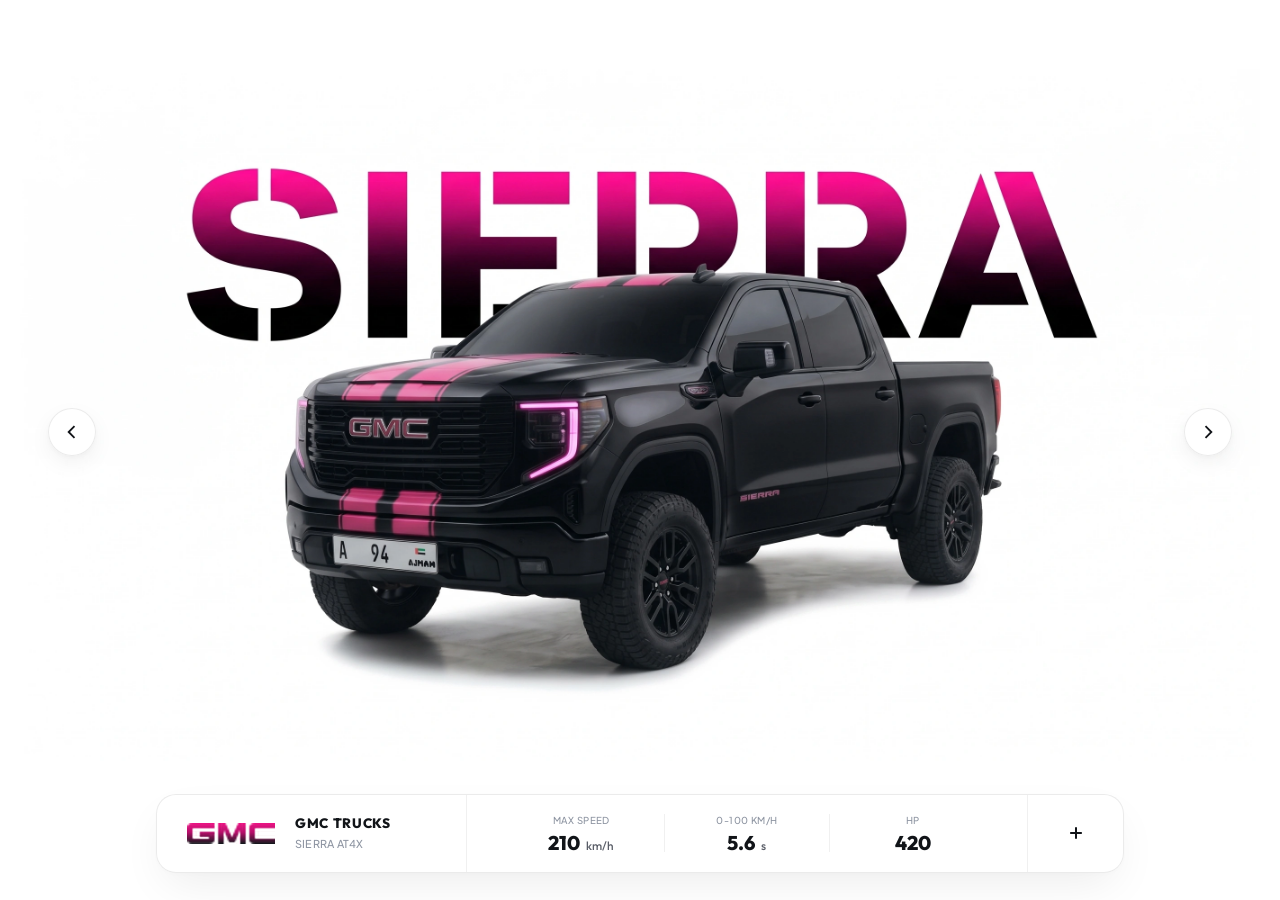
<file: index.html>
<!DOCTYPE html>
<html lang="en">
<head>
  <meta charset="UTF-8">
  <meta name="viewport" content="width=device-width, initial-scale=1.0">
  <title>V8 Performance Garage — Automotive Showcase</title>
  <meta name="description" content="A bespoke luxury automotive portal featuring custom V8 modified trucks.">
  <link rel="stylesheet" href="styles.css?v=v8-showcase-v1">
</head>
<body class="editorial-white-body" data-car-page="gateway" data-default-car="sierra">

  <!-- Editorial White Vehicle Stage (100vh Single-Screen Canvas) -->
  <main class="lambo-stage-wrapper">
    <!-- Stage Navigation Arrows (Prev / Next) -->
    <button class="stage-nav-arrow arrow-prev" id="btnPrevCar" aria-label="Previous Machine" title="Previous Machine">
      <svg width="20" height="20" viewBox="0 0 24 24" fill="none" stroke="currentColor" stroke-width="2.2">
        <path d="M15 19l-7-7 7-7"/>
      </svg>
    </button>
    <button class="stage-nav-arrow arrow-next" id="btnNextCar" aria-label="Next Machine" title="Next Machine">
      <svg width="20" height="20" viewBox="0 0 24 24" fill="none" stroke="currentColor" stroke-width="2.2">
        <path d="M9 5l7 7-7 7"/>
      </svg>
    </button>

    <!-- Center Vehicle Display (The 4 Bespoke Artworks) -->
    <div class="lambo-vehicle-stage">
      <!-- 1. Ford Raptor R -->
      <div class="lambo-vehicle-card active" id="vehicleRaptor" data-car="raptor">
        <img 
          src="assets/images/raptor-editorial.webp" 
          alt="Ford F-150 Raptor R Edition" 
          class="lambo-truck-img"
          width="1376" 
          height="768"
          loading="eager"
        >
      </div>

      <!-- 2. GMC Sierra AT4X -->
      <div class="lambo-vehicle-card" id="vehicleSierra" data-car="sierra">
        <img 
          src="assets/images/sierra-editorial.webp" 
          alt="GMC Sierra AT4X Edition" 
          class="lambo-truck-img"
          width="1376" 
          height="768"
          loading="lazy"
        >
      </div>

      <!-- 3. RAM 1500 TRX -->
      <div class="lambo-vehicle-card" id="vehicleRam" data-car="ram">
        <img 
          src="assets/images/ram-editorial.webp" 
          alt="RAM 1500 TRX Edition" 
          class="lambo-truck-img"
          width="1376" 
          height="768"
          loading="lazy"
        >
      </div>

      <!-- 4. Chevrolet Silverado ZR2 -->
      <div class="lambo-vehicle-card" id="vehicleSilverado" data-car="silverado">
        <img 
          src="assets/images/silverado-editorial.webp" 
          alt="Chevrolet Silverado ZR2 Edition" 
          class="lambo-truck-img"
          width="1376" 
          height="768"
          loading="lazy"
        >
      </div>
    </div>

    <!-- Bottom Docked Spec Card (Segmented Design with Hairline Dividers) -->
    <div class="lambo-dock-container">
      <div class="lambo-dock-card">
        <!-- Col 1: Brand & Model Designation with Brand Logo Icon -->
        <div class="dock-col dock-brand-col">
          <div class="dock-brand-icon-wrap">
            <img src="assets/icons/dock-ford-pink.png" alt="Ford" id="dockBrandIcon" class="dock-brand-icon" loading="eager">
          </div>
          <div class="dock-brand-meta">
            <span class="dock-brand-name" id="dockBrand">FORD PERFORMANCE</span>
            <span class="dock-model-name" id="dockModel">F-150 RAPTOR R</span>
          </div>
        </div>

        <!-- Col 2: High-Performance Benchmark Specs -->
        <div class="dock-col dock-specs-col">
          <div class="dock-spec-item">
            <span class="dock-spec-label">max speed</span>
            <span class="dock-spec-val"><span id="dockSpeed">195</span> <span class="dock-unit">km/h</span></span>
          </div>
          <div class="dock-divider-v" aria-hidden="true"></div>
          <div class="dock-spec-item">
            <span class="dock-spec-label">0-100 km/h</span>
            <span class="dock-spec-val"><span id="dockAccel">3.8</span> <span class="dock-unit">s</span></span>
          </div>
          <div class="dock-divider-v" aria-hidden="true"></div>
          <div class="dock-spec-item">
            <span class="dock-spec-label">HP</span>
            <span class="dock-spec-val" id="dockHp">720</span>
          </div>
        </div>

        <!-- Col 3: Plus Action CTA (Enters the Showroom) -->
        <div class="dock-col dock-action-col">
          <a href="sierra.html" class="dock-plus-btn" id="dockEnterLink" title="Enter Showroom" aria-label="Enter Showroom">
            <svg width="20" height="20" viewBox="0 0 24 24" fill="none" stroke="currentColor" stroke-width="2.4">
              <path d="M12 5v14M5 12h14"/>
            </svg>
          </a>
        </div>
      </div>
    </div>
  </main>

  <script src="script.js?v=v8-showcase-v1"></script>
</body>
</html>
</file>
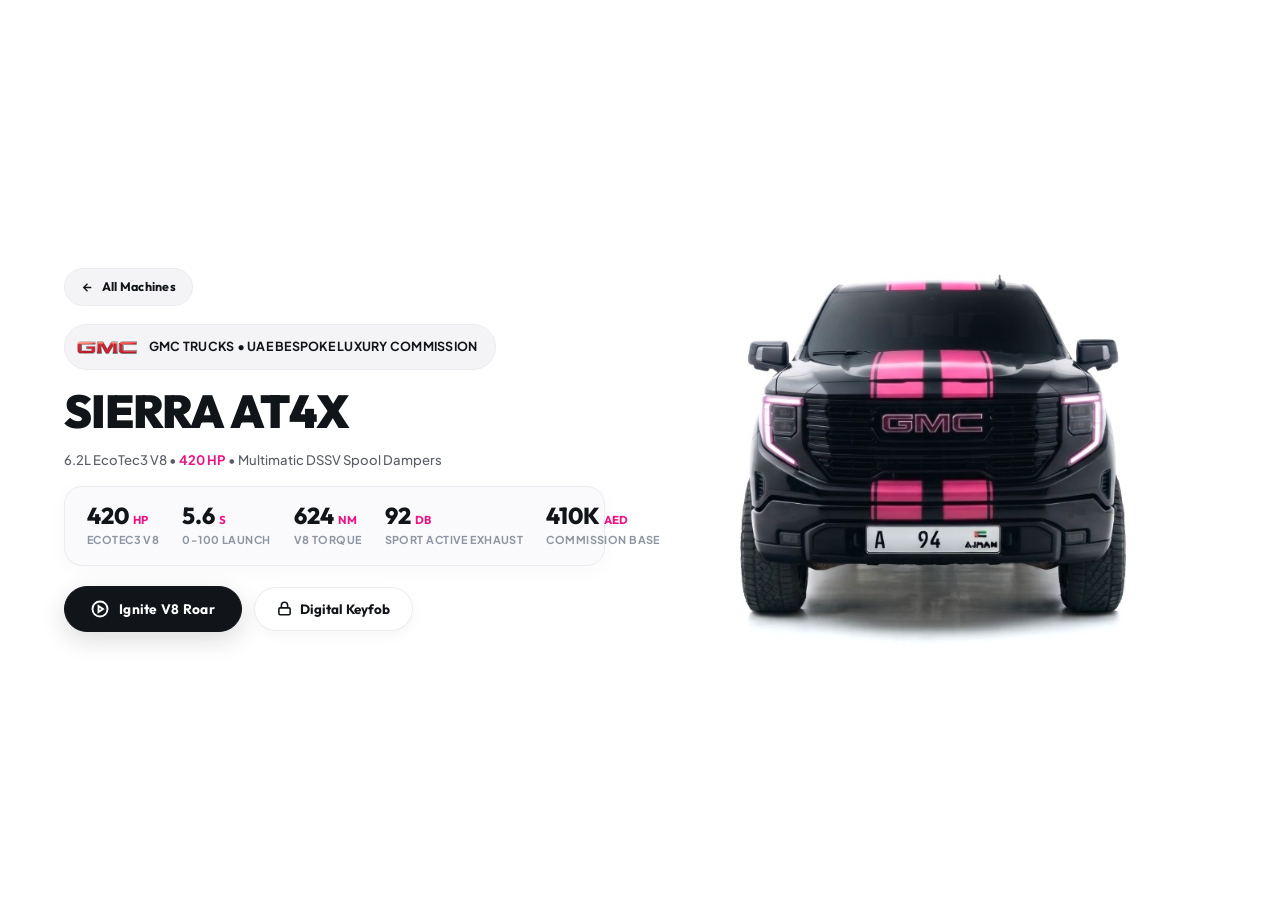
<file: sierra.html>
<!DOCTYPE html>
<html lang="en">
<head>
  <meta charset="UTF-8">
  <meta name="viewport" content="width=device-width, initial-scale=1.0">
  <title>GMC Sierra AT4X — V8 Performance Archive</title>
  <meta name="description" content="A bespoke luxury automotive portal featuring custom V8 modified trucks.">
  <link rel="stylesheet" href="styles.css?v=v8-showcase-v1">
</head>
<body class="editorial-white-body" data-car-page="sierra">

  <!-- Editorial 2-Column Showcase Canvas (Text Left, Car Frontal Right) -->
  <main class="white-showcase-stage">
    <div class="white-showcase-grid">
      <!-- Left Column: Typography, Specs & Interactive Controls -->
      <div class="showcase-text-col">
        <!-- Desktop Top Back Link -->
        <div class="showcase-top-nav-row">
          <a href="index.html?car=sierra" class="btn-showcase-back-top" title="Return to All Machines">
            <svg width="13" height="13" viewBox="0 0 24 24" fill="none" stroke="currentColor" stroke-width="2.5">
              <path d="M19 12H5M12 19l-7-7 7-7"/>
            </svg>
            <span>All Machines</span>
          </a>
        </div>

        <div class="showcase-badge-row">
          <div class="showcase-brand-badge">
            <img src="assets/icons/gmc.svg" alt="GMC" width="48" height="28">
            <span>GMC Trucks • UAE Bespoke Luxury Commission</span>
          </div>
        </div>

        <h1 class="showcase-title">
          Sierra AT4X
        </h1>

        <p class="showcase-tagline">
          6.2L EcoTec3 V8 • <span class="tag-accent">420 HP</span> • Multimatic DSSV Spool Dampers
        </p>

        <!-- Benchmark Performance Specs -->
        <div class="showcase-specs-grid">
          <div class="showcase-spec-item">
            <div class="showcase-spec-val">420 <span class="showcase-spec-unit">HP</span></div>
            <div class="showcase-spec-lbl">EcoTec3 V8</div>
          </div>
          <div class="showcase-spec-item">
            <div class="showcase-spec-val">5.6 <span class="showcase-spec-unit">s</span></div>
            <div class="showcase-spec-lbl">0-100 Launch</div>
          </div>
          <div class="showcase-spec-item">
            <div class="showcase-spec-val">624 <span class="showcase-spec-unit">Nm</span></div>
            <div class="showcase-spec-lbl">V8 Torque</div>
          </div>
          <div class="showcase-spec-item">
            <div class="showcase-spec-val">92 <span class="showcase-spec-unit">dB</span></div>
            <div class="showcase-spec-lbl">Sport Active Exhaust</div>
          </div>
          <div class="showcase-spec-item">
            <div class="showcase-spec-val">410K <span class="showcase-spec-unit">AED</span></div>
            <div class="showcase-spec-lbl">Commission Base</div>
          </div>
        </div>

        <!-- Action Controls -->
        <div class="showcase-action-row">
          <button class="btn-showcase-ignite" id="btnHeroIgnite" type="button">
            <svg width="18" height="18" viewBox="0 0 24 24" fill="none" stroke="currentColor" stroke-width="2.5">
              <circle cx="12" cy="12" r="10"/>
              <polygon points="10 8 16 12 10 16 10 8"/>
            </svg>
            <span id="heroIgniteText">Ignite V8 Roar</span>
          </button>

          <button class="btn-showcase-keyfob" id="btnHeroKeys" type="button">
            <svg width="15" height="15" viewBox="0 0 24 24" fill="none" stroke="currentColor" stroke-width="2.5">
              <path d="M7 11V7a5 5 0 0 1 10 0v4"/>
              <rect x="3" y="11" width="18" height="11" rx="2" ry="2"/>
            </svg>
            <span>Digital Keyfob</span>
          </button>
        </div>
      </div>

      <!-- Right Column: Bespoke Car Frontal Stance -->
      <div class="showcase-image-col">
        <div class="showcase-car-wrapper">
          <img 
            src="assets/images/sierra-front.jpg" 
            alt="GMC Sierra AT4X Bespoke Edition Frontal View" 
            class="showcase-car-img"
            width="704"
            height="540"
            loading="eager"
          >
        </div>
      </div>
    </div>
  </main>

  <script src="script.js?v=v8-showcase-v1"></script>
</body>
</html>
</file>
<file: styles.css>
/* ==========================================================================
   BESPOKE V8 GARAGE — LUXURY AUTOMOTIVE EDITORIAL DESIGN SYSTEM
   Theme: Modern Architectural Luxury (Clean, Athletic, Electric Hot-Pink & Obsidian)
   Fonts: Outfit (Modern Luxury Geometric Display) + Plus Jakarta Sans (Clean UI)
   ========================================================================== */

@import url('https://fonts.googleapis.com/css2?family=Outfit:wght@300;400;500;600;700;800;900&family=Plus+Jakarta+Sans:wght@300;400;500;600;700;800&family=JetBrains+Mono:wght@400;500;600&display=swap');

:root {
  /* Color Palette */
  --bg-primary: #FFFFFF;
  --bg-secondary: #FAFAFA;
  --bg-tertiary: #F4F4F6;
  --bg-subtle: #FFF7FA;
  --bg-card: rgba(255, 255, 255, 0.98);

  --text-primary: #111418;
  --text-secondary: #4B525D;
  --text-muted: #8E95A2;
  --text-light: #D4D7DF;

  /* Signature Pink & Obsidian Black Tokens */
  --pink-electric: #E91E63;
  --pink-blush: #FF4081;
  --pink-typo: #EB1484;
  --pink-typo-gradient: linear-gradient(180deg, #EB1484 0%, #B50E69 45%, #111418 100%);
  --pink-soft: #FDE8F0;
  --pink-tint: rgba(233, 30, 99, 0.07);
  --pink-glow: rgba(233, 30, 99, 0.22);
  --pink-gradient: linear-gradient(135deg, #E91E63 0%, #F06292 50%, #FF80AB 100%);

  --black-obsidian: #121417;
  --black-carbon: #1C1F26;
  --black-smoke: #2B2F38;

  --border-light: #EBECEF;
  --border-subtle: #F3F4F6;
  --border-focus: #E91E63;

  /* Soft Ambient Shadows */
  --shadow-sm: 0 2px 8px rgba(0, 0, 0, 0.04);
  --shadow-md: 0 10px 28px rgba(0, 0, 0, 0.05);
  --shadow-lg: 0 20px 48px rgba(0, 0, 0, 0.07);
  --shadow-pink: 0 12px 32px rgba(233, 30, 99, 0.16);

  /* Modern Architectural Luxury Typography */
  --font-display: 'Outfit', -apple-system, BlinkMacSystemFont, sans-serif;
  --font-heading: 'Outfit', -apple-system, BlinkMacSystemFont, sans-serif;
  --font-body: 'Plus Jakarta Sans', -apple-system, BlinkMacSystemFont, sans-serif;
  --font-mono: 'JetBrains Mono', monospace;

  /* Transitions */
  --ease-cinematic: cubic-bezier(0.16, 1, 0.3, 1);
  --transition-fast: 0.2s var(--ease-cinematic);
  --transition-normal: 0.35s var(--ease-cinematic);
  --transition-slow: 0.7s var(--ease-cinematic);

  --radius-sm: 8px;
  --radius-md: 14px;
  --radius-lg: 22px;
  --radius-full: 9999px;
}

/* ==========================================================================
   RESET & BASE
   ========================================================================== */
*, *::before, *::after {
  box-sizing: border-box;
  margin: 0;
  padding: 0;
}

html {
  scroll-behavior: smooth;
  font-size: 16px;
  background-color: var(--bg-primary);
  color: var(--text-primary);
  -webkit-font-smoothing: antialiased;
  -moz-osx-font-smoothing: grayscale;
}

body {
  font-family: var(--font-body);
  background: var(--bg-primary);
  color: var(--text-primary);
  line-height: 1.6;
  overflow-x: clip;
  position: relative;
}

/* Subtle Architectural Grid */
.architectural-grid {
  position: fixed;
  inset: 0;
  background-image: 
    linear-gradient(to right, rgba(0, 0, 0, 0.02) 1px, transparent 1px),
    linear-gradient(to bottom, rgba(0, 0, 0, 0.02) 1px, transparent 1px);
  background-size: 64px 64px;
  pointer-events: none;
  z-index: 0;
}

img, video {
  max-width: 100%;
  height: auto;
  display: block;
}

button {
  font-family: inherit;
  cursor: pointer;
  border: none;
  background: none;
  outline: none;
}

a {
  color: inherit;
  text-decoration: none;
}

/* ==========================================================================
   FLOATING MODERN PILL NAVBAR
   ========================================================================== */
.floating-nav-wrapper {
  position: fixed;
  top: 18px;
  left: 0;
  right: 0;
  display: flex;
  justify-content: center;
  align-items: center;
  padding: 0 24px;
  z-index: 1000;
  pointer-events: none;
}

.floating-navbar {
  pointer-events: auto;
  width: 100%;
  max-width: 960px;
  height: 56px;
  background: rgba(255, 255, 255, 0.82);
  backdrop-filter: blur(24px) saturate(180%);
  -webkit-backdrop-filter: blur(24px) saturate(180%);
  border: 1px solid rgba(235, 236, 239, 0.9);
  border-radius: var(--radius-full);
  display: flex;
  align-items: center;
  justify-content: space-between;
  padding: 5px 8px 5px 16px;
  box-shadow: 0 14px 34px rgba(0, 0, 0, 0.05), 0 2px 6px rgba(0, 0, 0, 0.02);
  transition: transform var(--transition-normal), box-shadow var(--transition-normal);
}

.floating-navbar:hover {
  box-shadow: 0 18px 40px rgba(0, 0, 0, 0.07);
}

.nav-brand {
  display: flex;
  align-items: center;
  gap: 10px;
  text-decoration: none;
  color: inherit;
}

.brand-monogram {
  width: 34px;
  height: 34px;
  background: var(--black-obsidian);
  color: #FFFFFF;
  border-radius: 50%;
  display: flex;
  align-items: center;
  justify-content: center;
  font-family: var(--font-display);
  font-weight: 600;
  font-size: 0.92rem;
  position: relative;
}

.brand-monogram::after {
  content: '';
  position: absolute;
  top: 0;
  right: 0;
  width: 7px;
  height: 7px;
  background: #121417;
  border-radius: 50%;
  border: 1.5px solid #FFFFFF;
}

.brand-titles {
  display: flex;
  flex-direction: column;
}

.brand-name {
  font-family: var(--font-heading);
  font-size: 0.88rem;
  font-weight: 700;
  letter-spacing: -0.01em;
  color: var(--text-primary);
  line-height: 1.2;
}

.brand-tagline {
  font-size: 0.64rem;
  font-family: var(--font-body);
  color: var(--text-secondary);
  font-weight: 500;
  letter-spacing: 0.01em;
}

/* Center Pill Segment (Welcome Screen) */
.nav-center-pill {
  display: inline-flex;
  align-items: center;
  gap: 8px;
  background: rgba(244, 244, 246, 0.8);
  border: 1px solid rgba(235, 236, 239, 0.8);
  padding: 5px 14px;
  border-radius: var(--radius-full);
  font-family: var(--font-body);
  font-size: 0.72rem;
  font-weight: 500;
  color: var(--text-secondary);
}

.nav-status-dot {
  width: 6px;
  height: 6px;
  background: #10B981;
  border-radius: 50%;
}

/* Center Pill Segmented Nav Links (Car Pages) */
.nav-segmented-links {
  display: flex;
  align-items: center;
  gap: 4px;
  background: rgba(244, 244, 246, 0.8);
  border: 1px solid rgba(235, 236, 239, 0.8);
  padding: 3px;
  border-radius: var(--radius-full);
}

.nav-pill-item {
  font-family: var(--font-heading);
  font-size: 0.74rem;
  font-weight: 500;
  color: var(--text-secondary);
  padding: 5px 14px;
  border-radius: var(--radius-full);
  transition: all 0.2s var(--ease-cinematic);
  text-decoration: none;
}

.nav-pill-item:hover {
  color: var(--text-primary);
  background: rgba(255, 255, 255, 0.9);
}

.nav-pill-item.active {
  background: var(--black-obsidian);
  color: #FFFFFF;
  box-shadow: 0 2px 6px rgba(0, 0, 0, 0.1);
}

/* Action Controls */
.nav-actions {
  display: flex;
  align-items: center;
  gap: 8px;
}

.btn-nav-back {
  display: inline-flex;
  align-items: center;
  gap: 6px;
  padding: 7px 14px;
  background: rgba(244, 244, 246, 0.9);
  border: 1px solid var(--border-light);
  color: var(--text-primary);
  border-radius: var(--radius-full);
  font-family: var(--font-heading);
  font-size: 0.74rem;
  font-weight: 600;
  transition: var(--transition-fast);
  text-decoration: none;
}

.btn-nav-back:hover {
  background: #FFFFFF;
  border-color: var(--pink-electric);
  color: var(--pink-electric);
  box-shadow: var(--shadow-sm);
}

.btn-keyfob {
  display: flex;
  align-items: center;
  gap: 7px;
  padding: 7px 16px;
  background: var(--black-obsidian);
  color: #FFFFFF;
  border-radius: var(--radius-full);
  font-family: var(--font-heading);
  font-size: 0.74rem;
  font-weight: 600;
  transition: var(--transition-fast);
  box-shadow: 0 3px 12px rgba(18, 20, 23, 0.15);
}

.btn-keyfob:hover {
  background: #2B2F38;
  box-shadow: 0 4px 14px rgba(0, 0, 0, 0.16);
  transform: translateY(-1px);
}

/* ==========================================================================
   CINEMATIC FULL-SCREEN VEHICLE HERO & BOTTOM BRAND STRIP (INDEX.HTML)
   Single-Screen 100vh POV with Interactive Vehicle Crossfade & Docked Strip
   ========================================================================== */
.cinematic-hero-wrapper {
  position: relative;
  width: 100%;
  height: 100vh;
  height: 100dvh;
  max-height: 100vh;
  max-height: 100dvh;
  overflow: hidden;
  background: #0B0D10;
  display: flex;
  flex-direction: column;
  justify-content: space-between;
  align-items: center;
}

/* Background Crossfading Car Layers */
.hero-backdrop-container {
  position: absolute;
  inset: 0;
  width: 100%;
  height: 100%;
  overflow: hidden;
  z-index: 1;
}

.hero-backdrop-layer {
  position: absolute;
  inset: 0;
  width: 100%;
  height: 100%;
  background-size: cover;
  background-position: center 50%;
  opacity: 0;
  transform: scale(1.03);
  transition: opacity 0.85s var(--ease-cinematic), transform 1.2s var(--ease-cinematic);
  will-change: opacity, transform;
}

.hero-backdrop-layer.active {
  opacity: 1;
  transform: scale(1);
}

.hero-backdrop-scrim {
  position: absolute;
  inset: 0;
  z-index: 2;
  background: linear-gradient(
    180deg,
    rgba(11, 13, 16, 0.70) 0%,
    rgba(11, 13, 16, 0.20) 28%,
    rgba(11, 13, 16, 0.38) 55%,
    rgba(11, 13, 16, 0.82) 80%,
    rgba(11, 13, 16, 0.96) 100%
  );
  pointer-events: none;
}

/* Welcoming Hero Text Block (Upper-Middle) */
.cinematic-hero-content {
  position: relative;
  z-index: 10;
  width: 100%;
  max-width: 960px;
  margin: 0 auto;
  padding: clamp(80px, 11.5vh, 105px) clamp(20px, 4vw, 40px) 0;
  text-align: center;
  display: flex;
  flex-direction: column;
  align-items: center;
}

.cinematic-hero-badge {
  display: inline-flex;
  align-items: center;
  gap: 8px;
  padding: clamp(4px, 0.7vh, 6px) clamp(10px, 1.4vw, 16px);
  background: rgba(18, 20, 23, 0.75);
  backdrop-filter: blur(16px);
  -webkit-backdrop-filter: blur(16px);
  border: 1px solid rgba(255, 255, 255, 0.18);
  border-radius: var(--radius-full);
  font-family: var(--font-body);
  font-size: clamp(0.68rem, 1.05vh, 0.76rem);
  font-weight: 500;
  color: #FFFFFF;
  margin-bottom: clamp(6px, 1.1vh, 12px);
  box-shadow: 0 4px 18px rgba(0, 0, 0, 0.25);
}

.cinematic-hero-badge .pulse-dot {
  width: 7px;
  height: 7px;
  background: #10B981;
  border-radius: 50%;
}

.cinematic-hero-title {
  font-family: var(--font-display);
  font-size: clamp(2.1rem, 4.8vh, 3.8rem);
  font-weight: 800;
  letter-spacing: -0.03em;
  line-height: 1.06;
  color: #FFFFFF;
  text-shadow: 0 4px 28px rgba(0, 0, 0, 0.7);
  margin-bottom: clamp(4px, 0.8vh, 10px);
}

.cinematic-hero-title .title-accent-pink {
  color: var(--pink-electric);
  background: linear-gradient(135deg, #FF4081 0%, #E91E63 50%, #FF80AB 100%);
  -webkit-background-clip: text;
  -webkit-text-fill-color: transparent;
  display: inline-block;
}

.cinematic-hero-lead {
  font-family: var(--font-body);
  font-size: clamp(0.80rem, 1.35vh, 1.0rem);
  color: rgba(255, 255, 255, 0.85);
  max-width: 620px;
  line-height: 1.4;
  text-shadow: 0 2px 14px rgba(0, 0, 0, 0.55);
  margin: 0 auto;
}

/* ==========================================================================
   SLEEK DOCKED BOTTOM BRAND SELECTOR STRIP
   ========================================================================== */
.bottom-brand-strip-wrapper {
  position: relative;
  z-index: 10;
  width: 100%;
  max-width: 1080px;
  margin: 0 auto;
  padding: 0 clamp(16px, 3vw, 32px) clamp(16px, 2.5vh, 28px);
}

.bottom-brand-strip {
  display: grid;
  grid-template-columns: repeat(3, 1fr);
  gap: clamp(10px, 1.8vw, 18px);
  background: rgba(18, 20, 23, 0.82);
  backdrop-filter: blur(28px) saturate(180%);
  -webkit-backdrop-filter: blur(28px) saturate(180%);
  border: 1px solid rgba(255, 255, 255, 0.16);
  border-radius: clamp(16px, 2vh, 22px);
  padding: clamp(8px, 1.2vh, 12px);
  box-shadow: 0 20px 50px rgba(0, 0, 0, 0.5), 0 2px 8px rgba(0, 0, 0, 0.3);
}

.bottom-brand-pill {
  position: relative;
  display: flex;
  align-items: center;
  gap: clamp(10px, 1.4vw, 16px);
  padding: clamp(8px, 1.2vh, 12px) clamp(12px, 1.6vw, 18px);
  background: rgba(255, 255, 255, 0.05);
  border: 1px solid rgba(255, 255, 255, 0.08);
  border-radius: clamp(12px, 1.6vh, 16px);
  text-decoration: none;
  color: #FFFFFF;
  cursor: pointer;
  overflow: hidden;
  transition: all 0.35s var(--ease-cinematic);
}

.bottom-brand-pill:hover,
.bottom-brand-pill.active {
  background: rgba(255, 255, 255, 0.13);
  border-color: rgba(255, 255, 255, 0.32);
  transform: translateY(-3px);
  box-shadow: 0 8px 24px rgba(0, 0, 0, 0.4);
}

/* Brand Logo inside Pill */
.bottom-brand-logo-wrap {
  width: clamp(44px, 5.5vw, 68px);
  height: clamp(34px, 4.5vh, 48px);
  display: flex;
  align-items: center;
  justify-content: center;
  flex-shrink: 0;
}

.bottom-brand-logo-wrap img {
  max-width: 100%;
  max-height: 100%;
  object-fit: contain;
  filter: drop-shadow(0 2px 8px rgba(0, 0, 0, 0.4));
  transition: transform 0.35s var(--ease-cinematic);
}

.bottom-brand-pill:hover .bottom-brand-logo-wrap img {
  transform: scale(1.1);
}

/* Brand Meta Info */
.bottom-brand-meta {
  display: flex;
  flex-direction: column;
  flex: 1;
  min-width: 0;
}

.bottom-brand-tag {
  font-family: var(--font-body);
  font-size: clamp(0.56rem, 0.88vh, 0.65rem);
  font-weight: 600;
  letter-spacing: 0.08em;
  text-transform: uppercase;
  color: rgba(255, 255, 255, 0.55);
}

.bottom-brand-name {
  font-family: var(--font-heading);
  font-size: clamp(0.80rem, 1.25vh, 1.0rem);
  font-weight: 700;
  letter-spacing: -0.01em;
  color: #FFFFFF;
  line-height: 1.2;
  white-space: nowrap;
  overflow: hidden;
  text-overflow: ellipsis;
}

.bottom-brand-spec {
  font-family: var(--font-body);
  font-size: clamp(0.58rem, 0.92vh, 0.68rem);
  font-weight: 500;
  color: rgba(255, 255, 255, 0.75);
  margin-top: 2px;
  white-space: nowrap;
  overflow: hidden;
  text-overflow: ellipsis;
}

.spec-short {
  display: none;
}

.spec-full {
  display: inline;
}

/* Brand Livery Stripe Bar at bottom of each pill */
.brand-stripe-down-bar {
  position: absolute;
  bottom: 0;
  left: 0;
  right: 0;
  height: 4px;
  border-radius: 0 0 clamp(12px, 1.6vh, 16px) clamp(12px, 1.6vh, 16px);
  transition: height 0.3s var(--ease-cinematic), box-shadow 0.3s ease;
  pointer-events: none;
}

.pill-ford .brand-stripe-down-bar {
  background: linear-gradient(90deg, #002C6C 0%, #0066FF 50%, #002C6C 100%);
  box-shadow: 0 -2px 10px rgba(0, 102, 255, 0.45);
}

.pill-gmc .brand-stripe-down-bar {
  background: linear-gradient(90deg, #8B0000 0%, #E21A22 50%, #8B0000 100%);
  box-shadow: 0 -2px 10px rgba(226, 26, 34, 0.45);
}

.pill-ram .brand-stripe-down-bar {
  background: linear-gradient(90deg, #333942 0%, #E91E63 50%, #333942 100%);
  box-shadow: 0 -2px 10px rgba(233, 30, 99, 0.45);
}

.bottom-brand-pill:hover .brand-stripe-down-bar,
.bottom-brand-pill.active .brand-stripe-down-bar {
  height: 6px;
}

/* Arrow CTA hint on pill */
.bottom-brand-arrow {
  display: flex;
  align-items: center;
  justify-content: center;
  width: 26px;
  height: 26px;
  border-radius: 50%;
  background: rgba(255, 255, 255, 0.1);
  color: #FFFFFF;
  flex-shrink: 0;
  transition: all 0.3s var(--ease-cinematic);
}

.bottom-brand-pill:hover .bottom-brand-arrow,
.bottom-brand-pill.active .bottom-brand-arrow {
  background: #FFFFFF;
  color: #0B0D10;
  transform: translateX(3px);
}

/* Husband Welcome Note Card */
.welcome-husband-strip {
  max-width: 860px;
  background: var(--bg-secondary);
  border: 1px solid var(--border-light);
  border-radius: var(--radius-lg);
  padding: 28px 36px;
  display: flex;
  align-items: center;
  gap: 22px;
  text-align: left;
}

.husband-heart-icon {
  width: 48px;
  height: 48px;
  background: var(--pink-soft);
  color: var(--pink-electric);
  border-radius: 50%;
  display: flex;
  align-items: center;
  justify-content: center;
  flex-shrink: 0;
}

.husband-strip-text {
  font-size: 0.94rem;
  color: var(--text-secondary);
  line-height: 1.6;
}

.husband-strip-text strong {
  color: var(--black-obsidian);
  font-weight: 600;
}

/* ==========================================================================
   SEPARATED CAR SHOWCASE PAGE (RAPTOR.HTML, SIERRA.HTML, TRX.HTML)
   ========================================================================== */
/* ==========================================================================
   FULL-POV CINEMATIC CAR HERO SECTION (100VH)
   ========================================================================== */
.car-pov-hero {
  position: relative;
  width: 100%;
  min-height: 100vh;
  min-height: 100dvh;
  display: flex;
  flex-direction: column;
  justify-content: flex-end;
  overflow: hidden;
  background: #0B0D10;
  color: #FFFFFF;
}

.car-pov-hero-bg {
  position: absolute;
  inset: 0;
  width: 100%;
  height: 100%;
  object-fit: cover;
  object-position: center 46%;
  z-index: 1;
  filter: brightness(0.92) contrast(1.08);
  transition: transform 1.2s var(--ease-cinematic);
}

.car-pov-hero:hover .car-pov-hero-bg {
  transform: scale(1.02);
}

.car-pov-hero-scrim {
  position: absolute;
  inset: 0;
  z-index: 2;
  background: linear-gradient(
    180deg,
    rgba(11, 13, 16, 0.72) 0%,
    rgba(11, 13, 16, 0.20) 30%,
    rgba(11, 13, 16, 0.40) 55%,
    rgba(11, 13, 16, 0.88) 82%,
    rgba(11, 13, 16, 0.98) 100%
  );
  pointer-events: none;
}

/* Floor Neon Underglow on Full-POV Hero */
.car-pov-hero::after {
  content: '';
  position: absolute;
  bottom: 0;
  left: 0;
  right: 0;
  height: 200px;
  background: radial-gradient(ellipse at 50% 100%, rgba(255, 20, 147, 0.38) 0%, transparent 70%);
  z-index: 2;
  pointer-events: none;
}

.car-pov-hero-content {
  position: relative;
  z-index: 3;
  width: 100%;
  max-width: 1400px;
  margin: 0 auto;
  padding: 130px 48px 42px;
  display: flex;
  flex-direction: column;
  gap: 16px;
}

.hero-pov-badge-row {
  display: flex;
  justify-content: space-between;
  align-items: center;
  flex-wrap: wrap;
  gap: 12px;
}

.hero-pov-brand-badge {
  display: inline-flex;
  align-items: center;
  gap: 10px;
  background: rgba(18, 20, 23, 0.82);
  backdrop-filter: blur(14px);
  -webkit-backdrop-filter: blur(14px);
  border: 1px solid rgba(255, 255, 255, 0.16);
  padding: 7px 16px;
  border-radius: var(--radius-full);
  font-family: var(--font-body);
  font-size: 0.82rem;
  font-weight: 600;
  color: #FFFFFF;
}

.hero-pov-logo {
  height: 18px;
  width: auto;
  max-width: 38px;
  object-fit: contain;
  display: block;
}

.hero-pov-edition-pill {
  font-family: var(--font-body);
  font-size: 0.8rem;
  font-weight: 700;
  color: var(--pink-electric);
  background: rgba(255, 20, 147, 0.14);
  border: 1px solid rgba(255, 20, 147, 0.35);
  backdrop-filter: blur(12px);
  -webkit-backdrop-filter: blur(12px);
  padding: 6px 16px;
  border-radius: var(--radius-full);
  letter-spacing: 0.02em;
}

.hero-pov-title {
  font-family: var(--font-display);
  font-size: clamp(3rem, 6.8vw, 5.6rem);
  font-weight: 700;
  letter-spacing: -0.03em;
  line-height: 1.02;
  color: #FFFFFF;
  text-shadow: 0 4px 24px rgba(0, 0, 0, 0.6);
}

.hero-pov-tagline {
  font-family: var(--font-body);
  font-size: clamp(1rem, 1.8vw, 1.25rem);
  font-weight: 500;
  color: rgba(255, 255, 255, 0.85);
  letter-spacing: 0.01em;
}

/* Specs Ribbon */
.hero-pov-specs-ribbon {
  display: grid;
  grid-template-columns: repeat(5, 1fr);
  gap: 14px;
  margin-top: 6px;
}

.hero-pov-spec-card {
  background: rgba(18, 20, 23, 0.72);
  backdrop-filter: blur(16px);
  -webkit-backdrop-filter: blur(16px);
  border: 1px solid rgba(255, 255, 255, 0.14);
  border-radius: var(--radius-md);
  padding: 14px 18px;
  display: flex;
  flex-direction: column;
  transition: transform 0.25s ease, border-color 0.25s ease;
}

.hero-pov-spec-card:hover {
  transform: translateY(-2px);
  border-color: rgba(255, 20, 147, 0.45);
}

.spec-card-num {
  font-family: var(--font-display);
  font-size: 1.7rem;
  font-weight: 800;
  line-height: 1.1;
  color: #FFFFFF;
}

.spec-card-unit {
  font-family: var(--font-mono);
  font-size: 0.74rem;
  font-weight: 700;
  color: var(--pink-electric);
  margin-top: -2px;
}

.spec-card-label {
  font-family: var(--font-body);
  font-size: 0.72rem;
  color: rgba(255, 255, 255, 0.68);
  margin-top: 4px;
  font-weight: 500;
}

.spec-card-price .spec-card-num {
  color: var(--pink-electric);
}

/* Action Row */
.hero-pov-action-row {
  display: flex;
  align-items: center;
  gap: 14px;
  margin-top: 8px;
  flex-wrap: wrap;
}

.btn-hero-primary {
  display: inline-flex;
  align-items: center;
  gap: 10px;
  background: var(--pink-electric);
  color: #FFFFFF;
  border: none;
  cursor: pointer;
  padding: 14px 28px;
  border-radius: var(--radius-full);
  font-family: var(--font-body);
  font-size: 0.95rem;
  font-weight: 700;
  text-decoration: none;
  box-shadow: 0 4px 20px rgba(255, 20, 147, 0.45);
  transition: transform 0.25s ease, box-shadow 0.25s ease, background 0.25s ease;
}

.btn-hero-primary:hover {
  transform: translateY(-2px);
  box-shadow: 0 8px 30px rgba(255, 20, 147, 0.65);
}

.btn-hero-primary.running {
  background: rgba(18, 20, 23, 0.92);
  color: #FFFFFF;
  border: 1px solid var(--pink-electric);
  box-shadow: 0 0 24px rgba(255, 20, 147, 0.6);
  animation: pulseRoar 1.4s infinite ease-in-out;
}

@keyframes pulseRoar {
  0%, 100% {
    box-shadow: 0 0 16px rgba(255, 20, 147, 0.45);
  }
  50% {
    box-shadow: 0 0 32px rgba(255, 20, 147, 0.85);
  }
}

.btn-hero-secondary {
  display: inline-flex;
  align-items: center;
  gap: 10px;
  background: rgba(255, 255, 255, 0.12);
  backdrop-filter: blur(12px);
  -webkit-backdrop-filter: blur(12px);
  border: 1px solid rgba(255, 255, 255, 0.25);
  color: #FFFFFF;
  padding: 14px 24px;
  border-radius: var(--radius-full);
  font-family: var(--font-body);
  font-size: 0.95rem;
  font-weight: 600;
  cursor: pointer;
  transition: background 0.25s ease, border-color 0.25s ease;
}

.btn-hero-secondary:hover {
  background: rgba(255, 255, 255, 0.22);
  border-color: rgba(255, 255, 255, 0.45);
}

.hero-pov-scroll-prompt {
  display: inline-flex;
  align-items: center;
  gap: 8px;
  color: rgba(255, 255, 255, 0.65);
  font-family: var(--font-mono);
  font-size: 0.74rem;
  text-decoration: none;
  letter-spacing: 0.04em;
  margin-top: 10px;
  width: fit-content;
  transition: color 0.2s ease;
}

.hero-pov-scroll-prompt:hover {
  color: var(--pink-electric);
}

.scroll-arrow-anim {
  animation: bounceDown 1.8s infinite ease-in-out;
}

@keyframes bounceDown {
  0%, 100% { transform: translateY(0); }
  50% { transform: translateY(5px); }
}

/* ==========================================================================
   CAR STUDIO SECTION (CONFIGURATOR & SOUND DECK)
   ========================================================================== */
.car-studio-section {
  position: relative;
  padding: 90px 48px 60px;
  max-width: 1400px;
  margin: 0 auto;
  z-index: 1;
}

.studio-section-header {
  display: flex;
  justify-content: space-between;
  align-items: flex-end;
  margin-bottom: 32px;
  border-bottom: 1px solid var(--border-light);
  padding-bottom: 20px;
}

.studio-badge-tag {
  display: inline-flex;
  align-items: center;
  gap: 8px;
  font-family: var(--font-body);
  font-size: 0.78rem;
  color: var(--pink-electric);
  font-weight: 600;
  margin-bottom: 6px;
}

.studio-section-title {
  font-family: var(--font-display);
  font-size: clamp(2rem, 3.8vw, 2.8rem);
  font-weight: 700;
  color: var(--black-obsidian);
  letter-spacing: -0.02em;
}

.studio-header-right {
  display: flex;
  flex-direction: column;
  align-items: flex-end;
  gap: 6px;
  text-align: right;
}

.studio-status-pill {
  font-family: var(--font-body);
  font-size: 0.76rem;
  font-weight: 700;
  color: var(--pink-electric);
  background: var(--pink-soft);
  padding: 5px 14px;
  border-radius: var(--radius-full);
}

.studio-subtext {
  font-size: 0.82rem;
  color: var(--text-muted);
  font-family: var(--font-mono);
}

/* Studio Grid */
.studio-stage-grid {
  display: grid;
  grid-template-columns: 1.65fr 1fr;
  gap: 36px;
  align-items: start;
}

.studio-viewport-card {
  background: #FFFFFF;
  border: 1px solid var(--border-light);
  border-radius: var(--radius-lg);
  padding: 26px;
  box-shadow: var(--shadow-lg);
  position: relative;
}

.studio-canvas-container {
  position: relative;
  width: 100%;
  aspect-ratio: 16/10;
  border-radius: var(--radius-md);
  background: radial-gradient(circle at 50% 50%, #F8FAFC 0%, #E2E8F0 100%);
  display: flex;
  align-items: center;
  justify-content: center;
  overflow: hidden;
  box-shadow: inset 0 2px 10px rgba(0, 0, 0, 0.04);
}

.studio-main-image {
  width: 100%;
  height: 100%;
  object-fit: cover;
  transition: transform 0.6s var(--ease-cinematic), opacity 0.3s ease;
}

.studio-canvas-container.stance-lifted .studio-main-image {
  transform: translateY(-12px) scale(0.98);
}

.studio-canvas-container.stance-standard .studio-main-image {
  transform: translateY(0);
}

.studio-canvas-container.stance-slammed .studio-main-image {
  transform: translateY(12px) scale(1.02);
}

.studio-canvas-container.tint-limo .studio-main-image {
  filter: contrast(1.14) brightness(0.92);
}

.studio-canvas-container.tint-smoke .studio-main-image {
  filter: contrast(1.06) brightness(0.96);
}

.studio-canvas-container.tint-exec .studio-main-image {
  filter: contrast(1.0) brightness(1.0);
}

.studio-canvas-container.tint-chameleon::after {
  content: '';
  position: absolute;
  inset: 0;
  background: linear-gradient(135deg, rgba(255, 20, 147, 0.15) 0%, rgba(138, 43, 226, 0.1) 40%, rgba(0, 240, 255, 0.08) 100%);
  pointer-events: none;
  mix-blend-mode: color-dodge;
  z-index: 2;
}

/* Dynamic Showroom Livery Ambient Underglow */
.studio-canvas-container::before {
  content: '';
  position: absolute;
  bottom: 0;
  left: 10%;
  right: 10%;
  height: 28%;
  border-radius: 50%;
  filter: blur(28px);
  pointer-events: none;
  z-index: 1;
  opacity: 0.7;
  transition: background 0.4s ease, opacity 0.4s ease;
}

.studio-canvas-container.livery-blush::before {
  background: radial-gradient(ellipse at center, rgba(255, 20, 147, 0.48) 0%, transparent 70%);
}
.studio-canvas-container.livery-rose::before {
  background: radial-gradient(ellipse at center, rgba(250, 77, 145, 0.48) 0%, transparent 70%);
}
.studio-canvas-container.livery-fuchsia::before {
  background: radial-gradient(ellipse at center, rgba(255, 0, 127, 0.52) 0%, transparent 70%);
}
.studio-canvas-container.livery-blackout::before {
  background: radial-gradient(ellipse at center, rgba(18, 20, 23, 0.95) 0%, transparent 70%);
  opacity: 0.9;
}
.studio-canvas-container.livery-stealth::before {
  background: radial-gradient(ellipse at center, rgba(90, 94, 104, 0.45) 0%, transparent 70%);
}
.studio-canvas-container.livery-violet::before {
  background: radial-gradient(ellipse at center, rgba(123, 31, 162, 0.55) 0%, transparent 70%);
}

.studio-canvas-container.livery-blush {
  box-shadow: inset 0 -35px 50px -20px rgba(255, 20, 147, 0.35), inset 0 2px 10px rgba(0, 0, 0, 0.04);
}
.studio-canvas-container.livery-rose {
  box-shadow: inset 0 -35px 50px -20px rgba(250, 77, 145, 0.35), inset 0 2px 10px rgba(0, 0, 0, 0.04);
}
.studio-canvas-container.livery-fuchsia {
  box-shadow: inset 0 -35px 50px -20px rgba(255, 0, 127, 0.4), inset 0 2px 10px rgba(0, 0, 0, 0.04);
}
.studio-canvas-container.livery-blackout {
  box-shadow: inset 0 -40px 60px -20px rgba(0, 0, 0, 0.9), inset 0 2px 10px rgba(0, 0, 0, 0.1);
}
.studio-canvas-container.livery-stealth {
  box-shadow: inset 0 -35px 50px -20px rgba(90, 94, 104, 0.35), inset 0 2px 10px rgba(0, 0, 0, 0.04);
}
.studio-canvas-container.livery-violet {
  box-shadow: inset 0 -35px 50px -20px rgba(123, 31, 162, 0.45), inset 0 2px 10px rgba(0, 0, 0, 0.04);
}

/* Decal Overlay Layer on Car Stage */
.custom-decal-overlay {
  position: absolute;
  inset: 0;
  pointer-events: none;
  z-index: 2;
  overflow: hidden;
  transition: opacity 0.3s ease;
}

.svg-decal-asset {
  position: absolute;
}

.decal-queen-banner {
  bottom: 24%;
  left: 18%;
  width: 52%;
  height: 14%;
  transform: perspective(600px) rotateY(-8deg) rotateZ(-1.5deg);
  filter: drop-shadow(0 2px 8px rgba(255, 20, 147, 0.45));
}

.decal-camo-splash {
  right: 2%;
  bottom: 22%;
  width: 44%;
  height: 36%;
  filter: drop-shadow(0 4px 15px rgba(233, 30, 99, 0.4));
}

.decal-predator-claws {
  top: 36%;
  left: 41%;
  width: 14%;
  height: 20%;
  transform: rotate(-18deg);
  filter: drop-shadow(0 0 8px rgba(255, 20, 147, 0.6));
}

.decal-racing-stripes-wrap {
  position: absolute;
  top: 26%;
  left: 28%;
  width: 80px;
  height: 26%;
  display: flex;
  justify-content: center;
  gap: 8px;
  transform: perspective(400px) rotateX(55deg) rotateZ(8deg);
  transform-origin: top center;
  opacity: 0.9;
  pointer-events: none;
}

.stripe-bar-left, .stripe-bar-right {
  width: 16px;
  height: 100%;
  background: rgba(18, 20, 23, 0.85);
  border-left: 2.5px solid var(--pink-electric);
  border-right: 2.5px solid var(--pink-electric);
  box-shadow: 0 0 8px rgba(255, 20, 147, 0.4);
}

.stripe-bar-spacer {
  width: 6px;
}

.viewport-hud-telemetry {
  position: absolute;
  bottom: 18px;
  left: 18px;
  background: rgba(18, 20, 23, 0.85);
  backdrop-filter: blur(10px);
  color: #FFFFFF;
  padding: 6px 14px;
  border-radius: var(--radius-full);
  font-family: var(--font-mono);
  font-size: 0.72rem;
  display: flex;
  align-items: center;
  gap: 8px;
  z-index: 3;
}

.hud-dot-pink {
  width: 6px;
  height: 6px;
  background: var(--pink-electric);
  border-radius: 50%;
  box-shadow: 0 0 6px var(--pink-electric);
}

.hud-caliper-tag {
  border-left: 1px solid rgba(255, 255, 255, 0.22);
  padding-left: 8px;
  margin-left: 2px;
  font-weight: 700;
  letter-spacing: 0.02em;
}

.viewport-hud-tag {
  position: absolute;
  top: 18px;
  left: 18px;
  background: rgba(18, 20, 23, 0.85);
  backdrop-filter: blur(10px);
  color: #FFFFFF;
  padding: 6px 14px;
  border-radius: var(--radius-full);
  font-family: var(--font-body);
  font-size: 0.74rem;
  display: flex;
  align-items: center;
  gap: 8px;
}

.viewport-hud-tag .hud-dot {
  width: 6px;
  height: 6px;
  background: var(--pink-electric);
  border-radius: 50%;
}

.viewport-license-plate {
  position: absolute;
  bottom: 18px;
  right: 18px;
  background: #FFFFFF;
  border: 1.5px solid var(--black-obsidian);
  border-radius: 4px;
  padding: 3px 10px;
  font-family: var(--font-mono);
  font-weight: 700;
  font-size: 0.8rem;
  letter-spacing: 0.08em;
  color: var(--black-obsidian);
  box-shadow: 0 4px 14px rgba(0, 0, 0, 0.16);
  display: flex;
  align-items: center;
  gap: 7px;
  z-index: 3;
}

.viewport-license-plate .plate-state {
  font-size: 0.58rem;
  background: var(--black-obsidian);
  color: #FFFFFF;
  padding: 2px 5px;
  border-radius: 3px;
  font-weight: 700;
  letter-spacing: 0.05em;
  font-family: var(--font-heading);
}

.viewport-license-plate #viewportLicensePlateText {
  letter-spacing: 0.08em;
}

/* Angle Selector Bar */
.angle-selector-bar {
  display: flex;
  align-items: center;
  gap: 10px;
  margin-top: 18px;
}

.btn-angle-tab {
  flex: 1;
  padding: 10px 12px;
  border-radius: var(--radius-md);
  border: 1px solid var(--border-light);
  background: var(--bg-secondary);
  font-family: var(--font-heading);
  font-size: 0.74rem;
  font-weight: 500;
  color: var(--text-secondary);
  transition: var(--transition-fast);
  display: flex;
  align-items: center;
  justify-content: center;
  gap: 6px;
}

.btn-angle-tab:hover {
  border-color: var(--black-obsidian);
  color: var(--black-obsidian);
}

.btn-angle-tab.active {
  background: var(--black-obsidian);
  color: #FFFFFF;
  border-color: var(--black-obsidian);
  box-shadow: var(--shadow-sm);
}

/* Sound & Tachometer Deck */
.sound-hud-deck {
  margin-top: 22px;
  background: var(--bg-secondary);
  border: 1px solid var(--border-light);
  border-radius: var(--radius-md);
  padding: 18px 20px;
  display: flex;
  align-items: center;
  justify-content: space-between;
  gap: 18px;
}

.sound-controls-left {
  display: flex;
  align-items: center;
  gap: 12px;
}

.btn-engine-start {
  padding: 11px 20px;
  background: var(--black-obsidian);
  color: #FFFFFF;
  border-radius: var(--radius-md);
  font-family: var(--font-heading);
  font-weight: 600;
  font-size: 0.78rem;
  display: flex;
  align-items: center;
  gap: 8px;
  transition: var(--transition-fast);
  box-shadow: 0 3px 12px rgba(0, 0, 0, 0.12);
}

.btn-engine-start.running {
  background: var(--pink-electric);
  box-shadow: var(--shadow-pink);
  animation: pulse-engine 2s infinite ease-in-out;
}

@keyframes pulse-engine {
  0%, 100% { box-shadow: 0 0 12px rgba(233, 30, 99, 0.4); }
  50% { box-shadow: 0 0 28px rgba(233, 30, 99, 0.65); }
}

.btn-engine-rev {
  padding: 11px 18px;
  background: #FFFFFF;
  border: 1px solid var(--border-light);
  color: var(--text-primary);
  border-radius: var(--radius-md);
  font-family: var(--font-heading);
  font-weight: 600;
  font-size: 0.78rem;
  display: flex;
  align-items: center;
  gap: 7px;
  transition: var(--transition-fast);
}

.btn-engine-rev:hover:not(:disabled) {
  border-color: var(--pink-electric);
  color: var(--pink-electric);
}

.btn-engine-rev:disabled {
  opacity: 0.5;
  cursor: not-allowed;
}

.sound-visualizer-canvas-wrap {
  flex: 1;
  height: 44px;
  background: #FFFFFF;
  border: 1px solid var(--border-light);
  border-radius: var(--radius-sm);
  overflow: hidden;
  position: relative;
}

#soundwaveCanvas {
  width: 100%;
  height: 100%;
}

.tachometer-mini {
  display: flex;
  flex-direction: column;
  align-items: flex-end;
  min-width: 85px;
}

.tach-rpm-number {
  font-family: var(--font-mono);
  font-size: 1.25rem;
  font-weight: 700;
  color: var(--black-obsidian);
  line-height: 1;
}

.tach-rpm-number.revving {
  color: var(--pink-electric);
}

.tach-rpm-label {
  font-size: 0.68rem;
  color: var(--text-muted);
}

/* Customizer Panel */
.studio-controls-card {
  background: #FFFFFF;
  border: 1px solid var(--border-light);
  border-radius: var(--radius-lg);
  padding: 30px 26px;
  box-shadow: var(--shadow-lg);
  display: flex;
  flex-direction: column;
  gap: 24px;
}

.config-header {
  border-bottom: 1px solid var(--border-light);
  padding-bottom: 16px;
}

.config-badge {
  font-family: var(--font-body);
  font-size: 0.74rem;
  font-weight: 600;
  color: var(--pink-electric);
  margin-bottom: 4px;
}

.config-car-name {
  font-family: var(--font-display);
  font-size: 1.5rem;
  font-weight: 600;
  letter-spacing: -0.01em;
}

.config-group {
  display: flex;
  flex-direction: column;
  gap: 10px;
}

.config-label-row {
  display: flex;
  justify-content: space-between;
  align-items: center;
}

.config-label {
  font-family: var(--font-heading);
  font-size: 0.8rem;
  font-weight: 600;
  color: var(--text-primary);
}

.config-value-current {
  font-size: 0.76rem;
  color: var(--pink-electric);
  font-weight: 600;
}

.swatch-options-row {
  display: grid;
  grid-template-columns: repeat(3, 1fr);
  gap: 8px;
}

.swatch-btn {
  padding: 9px 10px;
  border: 1px solid var(--border-light);
  border-radius: var(--radius-md);
  background: var(--bg-secondary);
  display: flex;
  align-items: center;
  gap: 8px;
  font-size: 0.74rem;
  font-weight: 500;
  color: var(--text-primary);
  transition: var(--transition-fast);
}

.swatch-pill {
  width: 14px;
  height: 14px;
  border-radius: 50%;
  border: 2px solid #FFFFFF;
  box-shadow: 0 0 0 1px rgba(0, 0, 0, 0.1);
}

.swatch-btn:hover {
  border-color: var(--black-obsidian);
}

.swatch-btn.active {
  background: #FFFFFF;
  border-color: var(--pink-electric);
  box-shadow: 0 2px 8px rgba(233, 30, 99, 0.15);
}

.pill-options-row {
  display: grid;
  grid-template-columns: repeat(3, 1fr);
  gap: 8px;
}

.pill-option-btn {
  padding: 9px;
  text-align: center;
  border: 1px solid var(--border-light);
  border-radius: var(--radius-md);
  background: var(--bg-secondary);
  font-size: 0.74rem;
  font-weight: 600;
  color: var(--text-secondary);
  transition: var(--transition-fast);
}

.pill-option-btn:hover {
  border-color: var(--black-obsidian);
  color: var(--black-obsidian);
}

.pill-option-btn.active {
  background: var(--black-obsidian);
  color: #FFFFFF;
  border-color: var(--black-obsidian);
}

/* Wheels & Rims Options */
.wheels-options-grid, .decals-options-grid {
  display: grid;
  grid-template-columns: repeat(2, 1fr);
  gap: 8px;
}

.wheel-option-card, .decal-chip-btn {
  padding: 10px 12px;
  border: 1px solid var(--border-light);
  border-radius: var(--radius-md);
  background: var(--bg-secondary);
  display: flex;
  flex-direction: column;
  gap: 3px;
  text-align: left;
  cursor: pointer;
  transition: var(--transition-fast);
}

.wheel-option-card:hover, .decal-chip-btn:hover {
  border-color: var(--black-obsidian);
}

.wheel-option-card.active, .decal-chip-btn.active {
  background: #FFFFFF;
  border-color: var(--pink-electric);
  box-shadow: 0 2px 10px rgba(233, 30, 99, 0.15);
}

.wheel-card-name, .decal-card-name {
  font-family: var(--font-heading);
  font-size: 0.74rem;
  font-weight: 700;
  color: var(--black-obsidian);
  display: flex;
  align-items: center;
  gap: 6px;
}

.wheel-card-desc, .decal-card-desc {
  font-size: 0.66rem;
  color: var(--text-muted);
  line-height: 1.3;
}

.wheel-card-price, .decal-card-price {
  font-family: var(--font-mono);
  font-size: 0.66rem;
  color: var(--pink-electric);
  font-weight: 600;
  margin-top: 2px;
}

/* Calipers */
.caliper-options-row {
  display: grid;
  grid-template-columns: repeat(4, 1fr);
  gap: 6px;
}

.caliper-chip-btn {
  padding: 8px 6px;
  border: 1px solid var(--border-light);
  border-radius: var(--radius-md);
  background: var(--bg-secondary);
  display: flex;
  align-items: center;
  justify-content: center;
  gap: 6px;
  font-size: 0.7rem;
  font-weight: 600;
  color: var(--text-secondary);
  cursor: pointer;
  transition: var(--transition-fast);
}

.caliper-chip-btn:hover {
  border-color: var(--black-obsidian);
}

.caliper-chip-btn.active {
  background: #FFFFFF;
  border-color: var(--pink-electric);
  color: var(--black-obsidian);
  box-shadow: 0 2px 8px rgba(233, 30, 99, 0.15);
}

.caliper-dot {
  width: 10px;
  height: 10px;
  border-radius: 50%;
  border: 1.5px solid #FFFFFF;
  box-shadow: 0 0 0 1px rgba(0,0,0,0.1);
}

/* Navbar Sound Master Pill with animated equalizer */
.nav-sound-status-pill {
  display: inline-flex;
  align-items: center;
  gap: 8px;
  padding: 6px 14px;
  background: #FFFFFF;
  border: 1px solid var(--border-light);
  border-radius: var(--radius-full);
  font-family: var(--font-body);
  font-size: 0.74rem;
  font-weight: 600;
  color: var(--black-obsidian);
  cursor: pointer;
  transition: var(--transition-fast);
  box-shadow: var(--shadow-sm);
}

.nav-sound-status-pill:hover {
  border-color: var(--black-obsidian);
  color: var(--black-obsidian);
}

.nav-sound-status-pill.muted {
  color: var(--text-muted);
  background: var(--bg-secondary);
}

.sound-wave-bars {
  display: flex;
  align-items: flex-end;
  gap: 2.5px;
  height: 12px;
}

.sound-wave-bars .bar {
  width: 2.5px;
  background: var(--black-obsidian);
  border-radius: 1px;
  animation: soundWavePulse 1.2s infinite ease-in-out;
}

.sound-wave-bars .bar-1 { height: 6px; animation-delay: 0s; }
.sound-wave-bars .bar-2 { height: 12px; animation-delay: 0.2s; }
.sound-wave-bars .bar-3 { height: 8px; animation-delay: 0.4s; }

@keyframes soundWavePulse {
  0%, 100% { transform: scaleY(0.4); }
  50% { transform: scaleY(1.0); }
}

/* Exhaust Mode Selector */
.exhaust-mode-row {
  display: flex;
  gap: 6px;
  margin-top: 10px;
}

.btn-exhaust-mode {
  flex: 1;
  padding: 6px 8px;
  border: 1px solid var(--border-light);
  border-radius: var(--radius-sm);
  background: #FFFFFF;
  font-family: var(--font-mono);
  font-size: 0.68rem;
  font-weight: 600;
  color: var(--text-secondary);
  cursor: pointer;
  transition: var(--transition-fast);
  display: flex;
  align-items: center;
  justify-content: center;
  gap: 4px;
}

.btn-exhaust-mode:hover {
  border-color: var(--pink-electric);
  color: var(--black-obsidian);
}

.btn-exhaust-mode.active {
  background: var(--pink-soft);
  border-color: var(--pink-electric);
  color: var(--pink-electric);
  box-shadow: 0 1px 6px rgba(233, 30, 99, 0.12);
}

.plate-input-wrap {
  display: flex;
  align-items: center;
  gap: 8px;
}

.plate-text-input {
  flex: 1;
  padding: 9px 12px;
  border: 1px solid var(--border-light);
  border-radius: var(--radius-md);
  font-family: var(--font-mono);
  font-size: 0.84rem;
  font-weight: 600;
  background: var(--bg-secondary);
  color: var(--black-obsidian);
  outline: none;
  transition: var(--transition-fast);
}

.plate-text-input:focus {
  border-color: var(--pink-electric);
  background: #FFFFFF;
  box-shadow: 0 0 0 3px rgba(233, 30, 99, 0.1);
}

.plate-preset-chips {
  display: flex;
  gap: 6px;
  flex-wrap: wrap;
  margin-top: 4px;
}

.chip-preset {
  font-family: var(--font-body);
  font-size: 0.7rem;
  padding: 4px 8px;
  background: var(--bg-secondary);
  border: 1px solid var(--border-light);
  border-radius: var(--radius-sm);
  color: var(--text-secondary);
  font-weight: 500;
  cursor: pointer;
  transition: var(--transition-fast);
}

.chip-preset:hover {
  background: var(--pink-soft);
  color: var(--pink-electric);
  border-color: rgba(233, 30, 99, 0.2);
}

.config-cta-deck {
  border-top: 1px solid var(--border-light);
  padding-top: 18px;
  display: flex;
  flex-direction: column;
  gap: 12px;
}

.cta-estimate-row {
  display: flex;
  justify-content: space-between;
  align-items: baseline;
}

.cta-est-label {
  font-size: 0.76rem;
  color: var(--text-muted);
  font-weight: 500;
}

.cta-est-price {
  font-family: var(--font-heading);
  font-size: 1.4rem;
  font-weight: 800;
  color: var(--black-obsidian);
}

.cta-est-sub {
  font-size: 0.68rem;
  color: var(--pink-electric);
  font-weight: 600;
  margin-left: 4px;
}

.btn-lock-build {
  width: 100%;
  padding: 13px;
  background: var(--pink-gradient);
  color: #FFFFFF;
  border-radius: var(--radius-md);
  font-family: var(--font-heading);
  font-size: 0.82rem;
  font-weight: 600;
  display: flex;
  align-items: center;
  justify-content: center;
  gap: 8px;
  box-shadow: var(--shadow-pink);
  transition: var(--transition-fast);
}

.btn-lock-build:hover {
  transform: translateY(-2px);
  box-shadow: 0 14px 32px rgba(233, 30, 99, 0.32);
}

/* ==========================================================================
   EDITORIAL GALLERY & BENTO
   ========================================================================== */
.section-gallery {
  position: relative;
  padding: 90px 48px;
  background: var(--bg-secondary);
  border-top: 1px solid var(--border-light);
  border-bottom: 1px solid var(--border-light);
  z-index: 1;
}

.gallery-container {
  max-width: 1400px;
  margin: 0 auto;
}

.section-label {
  font-family: var(--font-body);
  font-size: 0.78rem;
  color: var(--pink-electric);
  font-weight: 600;
  margin-bottom: 6px;
}

.section-title-large {
  font-family: var(--font-display);
  font-size: clamp(2rem, 4vw, 3.2rem);
  font-weight: 600;
  letter-spacing: -0.02em;
  line-height: 1.15;
  color: var(--black-obsidian);
}

.gallery-bento-grid {
  display: grid;
  grid-template-columns: repeat(12, 1fr);
  gap: 24px;
  margin-top: 36px;
}

.gallery-card {
  position: relative;
  background: #FFFFFF;
  border: 1px solid var(--border-light);
  border-radius: var(--radius-lg);
  overflow: hidden;
  box-shadow: var(--shadow-md);
  cursor: pointer;
  transition: var(--transition-normal);
}

.gallery-card:hover {
  transform: translateY(-4px);
  box-shadow: var(--shadow-lg);
  border-color: rgba(233, 30, 99, 0.25);
}

.gallery-card.col-7 { grid-column: span 7; }
.gallery-card.col-5 { grid-column: span 5; }
.gallery-card.col-6 { grid-column: span 6; }

.gallery-img-wrap {
  position: relative;
  width: 100%;
  aspect-ratio: 16/11;
  overflow: hidden;
  background: #E5E7EB;
}

.gallery-img-wrap img {
  width: 100%;
  height: 100%;
  object-fit: cover;
  transition: transform 0.7s var(--ease-cinematic);
}

.gallery-card:hover .gallery-img-wrap img {
  transform: scale(1.04);
}

.gallery-card-content {
  padding: 24px;
  display: flex;
  flex-direction: column;
  justify-content: space-between;
}

.gallery-card-tag {
  font-family: var(--font-body);
  font-size: 0.74rem;
  font-weight: 600;
  color: var(--pink-electric);
  margin-bottom: 6px;
}

.gallery-card-title {
  font-family: var(--font-heading);
  font-size: 1.25rem;
  font-weight: 700;
  color: var(--black-obsidian);
  letter-spacing: -0.01em;
  margin-bottom: 6px;
}

.gallery-card-caption {
  font-size: 0.88rem;
  color: var(--text-secondary);
  line-height: 1.55;
}

/* ==========================================================================
   TECHNICAL ANATOMY & SPECS
   ========================================================================== */
.section-anatomy {
  position: relative;
  padding: 90px 48px;
  max-width: 1400px;
  margin: 0 auto;
  z-index: 1;
}

.anatomy-cards-grid {
  display: grid;
  grid-template-columns: repeat(3, 1fr);
  gap: 26px;
  margin-top: 36px;
}

.anatomy-feature-card {
  background: var(--bg-secondary);
  border: 1px solid var(--border-light);
  border-radius: var(--radius-lg);
  padding: 30px;
  display: flex;
  flex-direction: column;
  justify-content: space-between;
  transition: var(--transition-normal);
}

.anatomy-feature-card:hover {
  background: #FFFFFF;
  border-color: rgba(233, 30, 99, 0.25);
  box-shadow: var(--shadow-pink);
  transform: translateY(-3px);
}

.feature-icon-box {
  width: 48px;
  height: 48px;
  background: #FFFFFF;
  border: 1px solid var(--border-light);
  border-radius: var(--radius-md);
  display: flex;
  align-items: center;
  justify-content: center;
  color: var(--pink-electric);
  margin-bottom: 18px;
  box-shadow: var(--shadow-sm);
}

.feature-card-title {
  font-family: var(--font-heading);
  font-size: 1.2rem;
  font-weight: 700;
  color: var(--black-obsidian);
  letter-spacing: -0.01em;
  margin-bottom: 8px;
}

.feature-card-desc {
  font-size: 0.88rem;
  color: var(--text-secondary);
  line-height: 1.55;
  margin-bottom: 20px;
}

.feature-metric-strip {
  display: flex;
  justify-content: space-between;
  align-items: center;
  padding-top: 14px;
  border-top: 1px solid var(--border-light);
  font-size: 0.76rem;
}

.feature-metric-label {
  color: var(--text-muted);
}

.feature-metric-val {
  color: var(--pink-electric);
  font-weight: 600;
}

/* ==========================================================================
   THE HUSBAND'S LOVE LETTER VAULT
   ========================================================================== */
.section-husband-vault {
  position: relative;
  padding: 110px 48px;
  background: radial-gradient(circle at 50% 50%, rgba(233, 30, 99, 0.04) 0%, transparent 70%);
  z-index: 1;
}

.vault-card {
  max-width: 860px;
  margin: 0 auto;
  background: #FFFFFF;
  border: 1px solid var(--border-light);
  border-radius: var(--radius-lg);
  padding: 54px;
  box-shadow: var(--shadow-lg);
  position: relative;
  overflow: hidden;
}

.vault-card::before {
  content: '';
  position: absolute;
  top: 0;
  left: 0;
  right: 0;
  height: 4px;
  background: var(--pink-gradient);
}

.vault-seal-header {
  display: flex;
  justify-content: space-between;
  align-items: flex-start;
  margin-bottom: 34px;
}

.vault-seal-logo {
  font-family: var(--font-display);
  font-size: 1.35rem;
  font-weight: 600;
  color: var(--black-obsidian);
}

.vault-wax-seal {
  width: 52px;
  height: 52px;
  background: var(--pink-electric);
  border-radius: 50%;
  display: flex;
  align-items: center;
  justify-content: center;
  color: #FFFFFF;
  box-shadow: var(--shadow-pink);
}

.letter-salutation {
  font-family: var(--font-display);
  font-size: 2rem;
  font-weight: 600;
  margin-bottom: 20px;
  color: var(--black-obsidian);
}

.letter-paragraph {
  font-size: 1.02rem;
  line-height: 1.8;
  color: var(--text-secondary);
  margin-bottom: 18px;
}

.letter-paragraph strong {
  color: var(--black-obsidian);
  font-weight: 600;
}

.letter-paragraph .highlight-quote {
  font-weight: 500;
  color: var(--pink-electric);
}

.letter-signature {
  font-family: var(--font-display);
  font-size: 1.35rem;
  font-weight: 600;
  color: var(--black-obsidian);
  margin-top: 28px;
}

.letter-signature-sub {
  font-size: 0.78rem;
  color: var(--text-muted);
  margin-top: 4px;
}

.savings-progress-box {
  background: var(--bg-secondary);
  border: 1px solid var(--border-light);
  border-radius: var(--radius-md);
  padding: 22px;
  margin: 30px 0 24px;
}

.savings-label-row {
  display: flex;
  justify-content: space-between;
  align-items: baseline;
  margin-bottom: 10px;
}

.savings-title {
  font-size: 0.82rem;
  font-weight: 600;
  color: var(--text-primary);
}

.savings-target {
  font-size: 0.84rem;
  color: var(--pink-electric);
  font-weight: 600;
}

.savings-meter-track {
  width: 100%;
  height: 10px;
  background: #FFFFFF;
  border: 1px solid var(--border-light);
  border-radius: var(--radius-full);
  overflow: hidden;
}

.savings-meter-fill {
  height: 100%;
  width: 24%;
  background: var(--pink-gradient);
  border-radius: var(--radius-full);
}

.savings-status-stats {
  display: grid;
  grid-template-columns: repeat(3, 1fr);
  gap: 14px;
  margin-top: 16px;
}

.stat-micro-num {
  font-family: var(--font-heading);
  font-size: 0.95rem;
  font-weight: 700;
  color: var(--black-obsidian);
}

.stat-micro-lbl {
  font-size: 0.72rem;
  color: var(--text-muted);
}

.btn-trigger-keys {
  width: 100%;
  padding: 16px;
  background: var(--black-obsidian);
  color: #FFFFFF;
  border-radius: var(--radius-md);
  font-family: var(--font-heading);
  font-size: 0.84rem;
  font-weight: 600;
  display: flex;
  align-items: center;
  justify-content: center;
  gap: 10px;
  transition: var(--transition-fast);
  box-shadow: var(--shadow-md);
}

.btn-trigger-keys:hover {
  background: var(--pink-electric);
  box-shadow: var(--shadow-pink);
  transform: translateY(-2px);
}

/* ==========================================================================
   MODERN ARCHITECTURAL LUXURY FOOTER
   ========================================================================== */
.modern-footer {
  position: relative;
  z-index: 1;
  background: #FAFAFC;
  border-top: 1px solid var(--border-light);
  padding: 64px 32px 32px;
  margin-top: 60px;
}

.footer-grid-container {
  max-width: 1220px;
  margin: 0 auto 48px;
  display: grid;
  grid-template-columns: 1.2fr 1fr 1.3fr;
  gap: 52px;
  align-items: start;
}

/* Col 1: Brand */
.footer-col-brand {
  display: flex;
  flex-direction: column;
  gap: 16px;
}

.footer-brand-lockup {
  display: flex;
  align-items: center;
  gap: 12px;
  text-decoration: none;
  color: inherit;
}

.footer-brand-desc {
  font-family: var(--font-body);
  font-size: 0.88rem;
  color: var(--text-secondary);
  line-height: 1.65;
  margin: 0;
  max-width: 330px;
}

.footer-live-status {
  display: inline-flex;
  align-items: center;
  gap: 8px;
  padding: 6px 14px;
  background: #FFFFFF;
  border: 1px solid var(--border-light);
  border-radius: var(--radius-full);
  font-family: var(--font-body);
  font-size: 0.76rem;
  font-weight: 600;
  color: var(--text-secondary);
  width: fit-content;
  box-shadow: 0 2px 6px rgba(0, 0, 0, 0.03);
}

.status-pulse-dot {
  width: 7px;
  height: 7px;
  border-radius: 50%;
  background: var(--pink-electric);
  box-shadow: 0 0 8px var(--pink-electric);
  animation: pulse-dot 2s infinite ease-in-out;
}

/* Col 2: Fleet Links */
.footer-col-title {
  font-family: var(--font-display);
  font-size: 0.75rem;
  font-weight: 700;
  color: var(--text-primary);
  text-transform: uppercase;
  letter-spacing: 0.08em;
  margin: 0 0 16px 0;
}

.footer-links-list {
  list-style: none;
  padding: 0;
  margin: 0;
  display: flex;
  flex-direction: column;
  gap: 6px;
}

.footer-link-row {
  display: flex;
  align-items: center;
  gap: 12px;
  padding: 8px 12px;
  border-radius: 10px;
  text-decoration: none;
  transition: all 0.2s ease;
  background: transparent;
}

.footer-link-row:hover {
  background: #FFFFFF;
  box-shadow: 0 2px 10px rgba(0, 0, 0, 0.04);
  transform: translateX(4px);
}

.footer-link-logo {
  width: 26px;
  height: 18px;
  object-fit: contain;
  flex-shrink: 0;
}

.link-car-info {
  display: flex;
  flex-direction: column;
  gap: 1px;
  flex: 1;
}

.link-car-name {
  font-family: var(--font-display);
  font-size: 0.88rem;
  font-weight: 600;
  color: var(--text-primary);
  transition: color 0.2s ease;
}

.footer-link-row:hover .link-car-name {
  color: var(--pink-electric);
}

.link-car-spec {
  font-family: var(--font-body);
  font-size: 0.75rem;
  color: var(--text-muted);
  font-weight: 500;
}

.link-arrow {
  font-size: 0.85rem;
  color: var(--text-muted);
  opacity: 0;
  transition: all 0.2s ease;
  transform: translateX(-4px);
}

.footer-link-row:hover .link-arrow {
  opacity: 1;
  color: var(--pink-electric);
  transform: translateX(0);
}

/* Col 3: Dedication Capsule */
.footer-dedication-card {
  background: #FFFFFF;
  border: 1px solid var(--border-light);
  border-radius: 18px;
  padding: 22px 24px;
  box-shadow: 0 4px 16px rgba(0, 0, 0, 0.03);
  display: flex;
  flex-direction: column;
  gap: 14px;
  position: relative;
  overflow: hidden;
}

.footer-dedication-card::before {
  content: '';
  position: absolute;
  top: 0;
  left: 0;
  width: 3.5px;
  height: 100%;
  background: linear-gradient(180deg, var(--pink-electric) 0%, #FF80AB 100%);
}

.dedication-header {
  display: flex;
  align-items: center;
  gap: 8px;
}

.dedication-heart-icon {
  font-size: 14px;
  line-height: 1;
}

.dedication-tag {
  font-family: var(--font-display);
  font-size: 0.74rem;
  font-weight: 700;
  color: var(--pink-electric);
  letter-spacing: 0.05em;
  text-transform: uppercase;
}

.dedication-quote {
  font-family: var(--font-body);
  font-size: 0.88rem;
  color: var(--text-secondary);
  line-height: 1.65;
  margin: 0;
  font-style: normal;
}

.dedication-author {
  display: flex;
  align-items: center;
  justify-content: space-between;
  border-top: 1px solid var(--border-light);
  padding-top: 12px;
}

.author-name {
  font-family: var(--font-display);
  font-size: 0.84rem;
  font-weight: 700;
  color: var(--text-primary);
}

.author-title {
  font-family: var(--font-body);
  font-size: 0.74rem;
  color: var(--text-muted);
}

/* Bottom Bar */
.footer-bottom-bar {
  border-top: 1px solid var(--border-light);
  padding-top: 24px;
}

.footer-bottom-inner {
  max-width: 1220px;
  margin: 0 auto;
  display: flex;
  justify-content: space-between;
  align-items: center;
  font-family: var(--font-body);
  font-size: 0.8rem;
  color: var(--text-muted);
}

/* Legacy fallback support */
.footer-editorial {
  position: relative;
  z-index: 1;
  background: #FAFAFC;
  border-top: 1px solid var(--border-light);
  padding: 36px 32px;
}

.footer-inner {
  max-width: 1220px;
  margin: 0 auto;
  display: flex;
  justify-content: space-between;
  align-items: center;
  font-size: 0.82rem;
  color: var(--text-muted);
}

.footer-copy strong {
  color: var(--text-primary);
  font-weight: 600;
}

.footer-badge-apex {
  font-size: 0.74rem;
  color: var(--pink-electric);
  background: var(--pink-soft);
  padding: 5px 14px;
  border-radius: var(--radius-full);
  font-weight: 600;
}

@media (max-width: 992px) {
  .footer-grid-container {
    grid-template-columns: 1fr;
    gap: 36px;
  }
  .footer-bottom-inner {
    flex-direction: column;
    gap: 12px;
    text-align: center;
  }
}

/* ==========================================================================
   MODALS & LIGHTBOX
   ========================================================================== */
.modal-backdrop {
  position: fixed;
  inset: 0;
  background: rgba(18, 20, 23, 0.88);
  backdrop-filter: blur(14px);
  -webkit-backdrop-filter: blur(14px);
  z-index: 2000;
  display: none;
  align-items: center;
  justify-content: center;
  padding: 30px;
  opacity: 0;
  transition: opacity 0.3s ease;
}

.modal-backdrop.open {
  display: flex;
  opacity: 1;
}

.modal-box {
  background: #FFFFFF;
  border-radius: var(--radius-lg);
  max-width: 600px;
  width: 100%;
  padding: 40px;
  box-shadow: var(--shadow-lg);
  position: relative;
  text-align: center;
}

.modal-close-btn {
  position: absolute;
  top: 18px;
  right: 18px;
  width: 34px;
  height: 34px;
  border-radius: 50%;
  background: var(--bg-secondary);
  border: 1px solid var(--border-light);
  display: flex;
  align-items: center;
  justify-content: center;
  font-size: 1.2rem;
  color: var(--text-primary);
  transition: var(--transition-fast);
}

.modal-close-btn:hover {
  background: var(--pink-electric);
  color: #FFFFFF;
}

.lightbox-box {
  max-width: 1100px;
  background: transparent;
  box-shadow: none;
  padding: 0;
  display: flex;
  flex-direction: column;
  align-items: center;
}

.lightbox-img-render {
  max-width: 100%;
  max-height: 80vh;
  border-radius: var(--radius-md);
  box-shadow: 0 25px 60px rgba(0, 0, 0, 0.5);
}

.lightbox-caption-text {
  color: #FFFFFF;
  margin-top: 16px;
  font-size: 0.88rem;
}

/* ==========================================================================
   RESPONSIVE DESIGN & MOBILE OPTIMIZATIONS (100% RESPONSIVE SUITE)
   ========================================================================== */

/* Universal Responsive Guardrails */
html, body {
  max-width: 100vw;
  overflow-x: clip;
}

*, *::before, *::after {
  box-sizing: border-box;
}

/* 1. Large Tablets & Small Laptops (max-width: 1080px) */
@media (max-width: 1080px) {
  .car-studio-section {
    padding: 70px 32px 40px;
  }

  .studio-stage-grid {
    grid-template-columns: 1fr;
    gap: 30px;
    min-width: 0;
    width: 100%;
  }

  .studio-viewport-card,
  .studio-controls-card {
    min-width: 0;
    max-width: 100%;
    width: 100%;
  }

  .gallery-bento-grid {
    grid-template-columns: 1fr;
    gap: 22px;
  }

  .gallery-card.col-7,
  .gallery-card.col-5,
  .gallery-card.col-6 {
    grid-column: span 1;
  }

  .anatomy-cards-grid {
    grid-template-columns: 1fr;
    gap: 22px;
  }

  .floating-navbar {
    padding: 6px 12px;
  }

  .footer-grid-container {
    grid-template-columns: 1fr;
    gap: 36px;
  }
}

/* 2. Medium Tablets (max-width: 860px) */
@media (max-width: 860px) {
  .sound-hud-deck {
    flex-direction: column;
    align-items: stretch;
    gap: 14px;
    padding: 16px;
  }

  .sound-hud-deck > div:first-child {
    width: 100%;
    display: flex;
    flex-direction: column;
    gap: 10px;
  }

  .sound-controls-left {
    width: 100%;
    display: grid;
    grid-template-columns: 1fr 1fr;
    gap: 10px;
  }

  .btn-engine-start,
  .btn-engine-rev {
    width: 100%;
    justify-content: center;
    padding: 10px 14px;
    font-size: 0.76rem;
  }

  .sound-visualizer-canvas-wrap {
    width: 100%;
    height: 40px;
  }

  .tachometer-mini {
    flex-direction: row;
    justify-content: space-between;
    align-items: center;
    width: 100%;
    min-width: 0;
    padding-top: 4px;
    border-top: 1px solid var(--border-light);
  }

  .tach-rpm-number {
    font-size: 1.2rem;
  }

  .tach-rpm-label {
    font-size: 0.74rem;
  }
}

/* 3. Portrait Tablets & Large Phones (max-width: 768px) */
@media (max-width: 768px) {
  .welcome-screen-wrap {
    padding: 95px 20px 55px;
  }

  .welcome-title {
    font-size: clamp(2rem, 5.5vw, 2.7rem);
  }

  .car-pov-hero-content {
    padding: 68px 20px 20px;
    gap: 10px;
  }

  .hero-pov-title {
    font-size: clamp(2rem, 6vw, 2.8rem);
    line-height: 1.05;
  }

  .hero-pov-tagline {
    font-size: 0.88rem;
    line-height: 1.35;
  }

  .hero-pov-badge-row {
    gap: 8px;
    flex-wrap: nowrap;
    overflow-x: auto;
    scrollbar-width: none;
    -webkit-overflow-scrolling: touch;
  }

  .hero-pov-badge-row::-webkit-scrollbar {
    display: none;
  }

  .hero-pov-brand-badge,
  .hero-pov-edition-pill {
    padding: 5px 12px;
    font-size: 0.76rem;
    white-space: nowrap;
    flex-shrink: 0;
  }

  .hero-pov-specs-ribbon {
    display: flex;
    flex-wrap: nowrap;
    overflow-x: auto;
    scrollbar-width: none;
    -webkit-overflow-scrolling: touch;
    gap: 8px;
    margin-top: 2px;
    padding-bottom: 2px;
  }

  .hero-pov-specs-ribbon::-webkit-scrollbar {
    display: none;
  }

  .hero-pov-spec-card {
    flex: 0 0 calc(33.333% - 6px);
    min-width: 100px;
    padding: 8px 12px;
    border-radius: 12px;
  }

  .spec-card-num {
    font-size: 1.25rem;
  }

  .spec-card-unit {
    font-size: 0.68rem;
  }

  .spec-card-label {
    font-size: 0.64rem;
    white-space: nowrap;
    overflow: hidden;
    text-overflow: ellipsis;
  }

  .hero-pov-action-row {
    display: flex;
    flex-wrap: nowrap;
    gap: 8px;
    margin-top: 4px;
  }

  .btn-hero-primary,
  .btn-hero-secondary,
  .btn-hero-nav-return {
    flex: 1;
    padding: 10px 14px;
    font-size: 0.82rem;
    justify-content: center;
    white-space: nowrap;
  }

  .btn-hero-primary svg,
  .btn-hero-secondary svg,
  .btn-hero-nav-return svg {
    width: 14px;
    height: 14px;
  }

  .car-studio-section {
    padding: 60px 18px 32px;
  }

  .studio-section-header {
    flex-direction: column;
    align-items: flex-start;
    gap: 12px;
  }

  .studio-header-right {
    align-items: flex-start;
    text-align: left;
  }

  .studio-viewport-card {
    padding: 16px;
  }

  .studio-controls-card {
    padding: 22px 18px;
  }

  .section-gallery,
  .section-anatomy {
    padding: 55px 18px;
  }

  .section-husband-vault {
    padding: 60px 18px;
  }

  .vault-card {
    padding: 34px 22px;
  }

  .letter-salutation {
    font-size: 1.65rem;
  }

  .letter-paragraph {
    font-size: 0.95rem;
    line-height: 1.72;
  }

  .modern-footer {
    padding: 48px 18px 24px;
    margin-top: 36px;
  }

  .footer-bottom-inner {
    flex-direction: column;
    gap: 12px;
    text-align: center;
  }

  .bottom-center {
    order: -1;
  }
}

/* 4. Standard Mobile Viewports (max-width: 640px) */
@media (max-width: 640px) {
  .floating-nav-wrapper {
    padding: 0 10px;
    top: 10px;
  }

  .floating-navbar {
    height: 50px;
    padding: 4px 8px 4px 12px;
  }

  .brand-monogram {
    width: 30px;
    height: 30px;
    font-size: 0.82rem;
  }

  .brand-name {
    font-size: 0.82rem;
  }

  .brand-tagline {
    font-size: 0.6rem;
  }

  .angle-selector-bar {
    display: grid;
    grid-template-columns: repeat(2, 1fr);
    gap: 6px;
  }

  .btn-angle-tab {
    padding: 8px 10px;
    font-size: 0.72rem;
    justify-content: center;
    width: 100%;
    min-width: 0;
  }

  .viewport-hud-tag {
    top: 10px;
    left: 10px;
    font-size: 0.68rem;
    padding: 4px 10px;
    max-width: 85%;
    white-space: nowrap;
    overflow: hidden;
    text-overflow: ellipsis;
  }

  .viewport-hud-telemetry {
    bottom: 10px;
    left: 10px;
    font-size: 0.58rem;
    padding: 4px 8px;
    max-width: 45%;
    white-space: nowrap;
    overflow: hidden;
    text-overflow: ellipsis;
  }

  .viewport-license-plate {
    bottom: 10px;
    right: 10px;
    padding: 3px 8px;
    font-size: 0.72rem;
  }
}

/* 5. Mobile Compact & iPhone Standard (max-width: 540px) */
@media (max-width: 540px) {
  .floating-nav-wrapper {
    padding: 0 8px;
    top: 8px;
  }

  .floating-navbar {
    height: 46px;
    padding: 3px 6px 3px 10px;
  }

  .brand-titles {
    display: none;
  }

  .nav-segmented-links {
    display: flex;
    gap: 2px;
    padding: 2px;
    background: rgba(244, 244, 246, 0.7);
  }

  .nav-pill-item {
    font-size: 0.65rem;
    padding: 4px 7px;
    white-space: nowrap;
  }

  .nav-actions {
    gap: 5px;
  }

  .btn-nav-back span,
  .btn-keyfob span,
  .nav-sound-status-pill span:last-child {
    display: none;
  }

  .btn-nav-back,
  .btn-keyfob {
    padding: 6px 10px;
    border-radius: var(--radius-full);
  }

  .nav-sound-status-pill {
    padding: 5px 8px;
  }

  .wheels-options-grid,
  .decals-options-grid {
    grid-template-columns: 1fr;
  }

  .decal-chip-btn[style*="grid-column: span 2"],
  .decal-chip-btn[style*="grid-column:span 2"] {
    grid-column: span 1 !important;
  }

  .hud-caliper-tag {
    display: none;
  }

  .savings-status-stats {
    grid-template-columns: 1fr;
    gap: 10px;
    text-align: left;
  }

  .savings-status-stats > div {
    display: flex;
    justify-content: space-between;
    align-items: baseline;
    border-bottom: 1px dashed var(--border-light);
    padding-bottom: 5px;
  }

  .modal-backdrop {
    padding: 16px;
  }

  .modal-box {
    padding: 26px 18px;
  }
}

/* 6. Ultra-Compact Mobile e.g. iPhone SE (max-width: 420px) */
@media (max-width: 420px) {
  .welcome-screen-wrap {
    padding: 82px 12px 36px;
  }

  .welcome-title {
    font-size: 1.85rem;
  }

  .welcome-subtitle {
    font-size: 0.88rem;
  }

  .car-studio-section {
    padding: 48px 12px 24px;
  }

  .studio-viewport-card {
    padding: 12px;
  }

  .studio-controls-card {
    padding: 16px 12px;
    gap: 18px;
  }

  .swatch-options-row {
    grid-template-columns: repeat(2, 1fr);
  }

  .caliper-options-row {
    grid-template-columns: repeat(2, 1fr);
  }

  .pill-options-row {
    grid-template-columns: repeat(2, 1fr);
  }

  .pill-option-btn[style*="grid-column: span 3"],
  .pill-option-btn[style*="grid-column:span 3"] {
    grid-column: span 2 !important;
  }

  .btn-engine-start,
  .btn-engine-rev {
    padding: 8px 6px;
    font-size: 0.7rem;
    gap: 4px;
  }

  .btn-exhaust-mode {
    padding: 5px 6px;
    font-size: 0.64rem;
  }

  .viewport-hud-telemetry {
    max-width: 50%;
    font-size: 0.6rem;
  }

  .viewport-license-plate {
    transform: scale(0.85);
    transform-origin: bottom right;
  }

  .section-gallery,
  .section-anatomy {
    padding: 40px 12px;
  }

  .section-title-large {
    font-size: 1.7rem;
  }

  .gallery-card-content {
    padding: 14px;
  }

  .anatomy-feature-card {
    padding: 16px;
  }

  .section-husband-vault {
    padding: 42px 12px;
  }

  .vault-card {
    padding: 22px 14px;
  }

  .vault-seal-logo {
    font-size: 1.15rem;
  }

  .vault-wax-seal {
    width: 40px;
    height: 40px;
  }

  .vault-wax-seal svg {
    width: 18px;
    height: 18px;
  }

  .letter-salutation {
    font-size: 1.35rem;
  }

  .letter-paragraph {
    font-size: 0.88rem;
    line-height: 1.65;
  }

  .footer-dedication-card {
    padding: 18px 14px;
  }

  .footer-link-item {
    padding: 8px 12px;
  }
}

/* ==========================================================================
   SHORT VIEWPORTS (e.g. 1024x588 Laptop or any browser <= 720px tall)
   ========================================================================== */
@media (max-height: 720px) {
  .cinematic-hero-content {
    padding-top: 72px;
  }

  .cinematic-hero-badge {
    margin-bottom: 4px;
    padding: 3px 10px;
    font-size: 0.65rem;
  }

  .cinematic-hero-title {
    font-size: clamp(1.8rem, 4.4vh, 2.4rem);
    margin-bottom: 4px;
  }

  .cinematic-hero-lead {
    font-size: 0.78rem;
    line-height: 1.25;
    max-width: 520px;
  }

  .bottom-brand-strip-wrapper {
    padding-bottom: 12px;
  }

  .bottom-brand-strip {
    padding: 6px;
    gap: 8px;
  }

  .bottom-brand-pill {
    padding: 6px 12px;
  }

  .bottom-brand-logo-wrap {
    width: 42px;
    height: 30px;
  }

  .bottom-brand-tag {
    font-size: 0.52rem;
  }

  .bottom-brand-name {
    font-size: 0.82rem;
  }

  .bottom-brand-spec {
    font-size: 0.60rem;
  }

  .welcome-screen-wrap {
    padding: 70px 20px 14px;
  }

  .commission-badge {
    margin-bottom: 2px;
    padding: 3px 10px;
    font-size: 0.65rem;
  }

  .welcome-grand-title {
    font-size: 1.85rem;
    margin-bottom: 2px;
  }

  .welcome-lead {
    font-size: 0.78rem;
    margin-bottom: 8px;
    line-height: 1.25;
  }

  .emblem-img-wrap {
    height: 70px;
  }

  .emblem-img-wrap.ford-wrap .emblem-img {
    width: 95px;
  }
  .emblem-img-wrap.gmc-wrap .emblem-img {
    width: 105px;
  }
  .emblem-img-wrap.ram-wrap .emblem-img {
    width: 65px;
    height: 65px;
  }

  .brand-stripe-line {
    height: 10px;
  }

  .brand-stripe-badge {
    padding: 6px 12px;
  }

  .brand-model-title {
    font-size: 0.82rem;
  }

  .brand-model-specs {
    font-size: 0.62rem;
    margin-top: 2px;
  }

  .car-pov-hero-content {
    padding: 72px 28px 20px;
    gap: 10px;
  }

  .hero-pov-title {
    font-size: clamp(2rem, 4.2vw, 3rem);
    line-height: 1;
  }

  .hero-pov-tagline {
    font-size: 0.9rem;
  }

  .hero-pov-specs-ribbon {
    gap: 8px;
    margin-top: 2px;
  }

  .hero-pov-spec-card {
    padding: 8px 12px;
  }

  .spec-card-num {
    font-size: 1.3rem;
  }

  .spec-card-label {
    font-size: 0.66rem;
  }

  .hero-pov-action-row {
    margin-top: 4px;
    gap: 10px;
  }

  .btn-hero-primary,
  .btn-hero-secondary,
  .btn-hero-nav-return {
    padding: 9px 18px;
    font-size: 0.85rem;
  }
}

/* ==========================================================================
   COMPACT MOBILE HERO VIEWPORTS (e.g. 390x844 iPhone, 360x740 Android)
   ========================================================================== */
@media (max-width: 640px) {
  .cinematic-hero-content {
    padding-top: 72px;
    padding-left: 12px;
    padding-right: 12px;
  }

  .cinematic-hero-badge {
    font-size: 0.62rem;
    padding: 3px 8px;
    margin-bottom: 6px;
  }

  .cinematic-hero-title {
    font-size: clamp(1.65rem, 6.4vw, 2.2rem);
    margin-bottom: 6px;
  }

  .cinematic-hero-lead {
    font-size: 0.76rem;
    line-height: 1.3;
    max-width: 330px;
  }

  .bottom-brand-strip-wrapper {
    padding: 0 10px 14px;
  }

  .bottom-brand-strip {
    gap: 6px;
    padding: 6px;
    border-radius: 16px;
  }

  .bottom-brand-pill {
    flex-direction: column;
    align-items: center;
    justify-content: center;
    text-align: center;
    gap: 4px;
    padding: 8px 4px 10px;
    border-radius: 12px;
  }

  .bottom-brand-logo-wrap {
    width: 36px;
    height: 24px;
  }

  .bottom-brand-meta {
    align-items: center;
    width: 100%;
  }

  .bottom-brand-tag {
    display: none;
  }

  .bottom-brand-name {
    font-size: 0.72rem;
    line-height: 1.1;
  }

  .bottom-brand-spec {
    font-size: 0.60rem;
    margin-top: 2px;
    opacity: 0.9;
  }

  .spec-short {
    display: inline;
  }

  .spec-full {
    display: none;
  }

  .bottom-brand-arrow {
    display: none;
  }

  .brand-stripe-down-bar {
    height: 3px;
    border-radius: 0 0 12px 12px;
  }
}

@media (max-width: 480px) {
  .welcome-screen-wrap {
    padding: 72px 10px 14px;
  }

  .commission-badge {
    margin-bottom: 2px;
    padding: 3px 8px;
    font-size: 0.62rem;
  }

  .welcome-grand-title {
    font-size: 1.55rem;
    margin-bottom: 2px;
  }

  .welcome-lead {
    font-size: 0.72rem;
    margin-bottom: 6px;
    line-height: 1.25;
  }

  .emblem-portal-row {
    gap: 6px;
  }

  .emblem-img-wrap {
    height: 52px;
  }

  .emblem-img-wrap.ford-wrap .emblem-img {
    width: 72px;
  }
  .emblem-img-wrap.gmc-wrap .emblem-img {
    width: 78px;
  }
  .emblem-img-wrap.ram-wrap .emblem-img {
    width: 48px;
    height: 48px;
  }

  .brand-stripe-line {
    height: 8px;
  }

  .brand-stripe-badge {
    padding: 5px 4px;
    border-radius: var(--radius-sm);
  }

  .brand-model-title {
    font-size: 0.66rem;
  }

  .brand-model-specs {
    font-size: 0.52rem;
    margin-top: 2px;
  }

  .car-pov-hero-content {
    padding: 56px 14px 14px;
    gap: 7px;
  }

  .hero-pov-badge-row {
    gap: 6px;
  }

  .hero-pov-brand-badge,
  .hero-pov-edition-pill {
    padding: 4px 8px;
    font-size: 0.7rem;
  }

  .hero-pov-title {
    font-size: clamp(1.75rem, 6.8vw, 2.2rem);
    line-height: 1;
  }

  .hero-pov-tagline {
    font-size: 0.76rem;
    line-height: 1.25;
    display: -webkit-box;
    -webkit-line-clamp: 2;
    -webkit-box-orient: vertical;
    overflow: hidden;
  }

  .hero-pov-spec-card {
    flex: 0 0 calc(33.333% - 6px);
    min-width: 88px;
    padding: 6px 8px;
    border-radius: 10px;
  }

  .spec-card-num {
    font-size: 1.1rem;
  }

  .spec-card-unit {
    font-size: 0.6rem;
  }

  .spec-card-label {
    font-size: 0.58rem;
  }

  .hero-pov-action-row {
    gap: 6px;
    margin-top: 2px;
  }

  .btn-hero-primary,
  .btn-hero-secondary,
  .btn-hero-nav-return {
    padding: 8px 10px;
    font-size: 0.74rem;
  }

  .btn-hero-primary svg,
  .btn-hero-secondary svg,
  .btn-hero-nav-return svg {
    width: 12px;
    height: 12px;
  }
}

/* ==========================================================================
   MINIMALIST ARCHITECTURAL ARTISTIC CANVAS (INDEX.HTML)
   Pure Crisp Contours — Zero Neon Color, Zero Glowing Lights
   ========================================================================== */
body.artistic-canvas-body,
body.cinematic-hero-body {
  background: #0B0D10;
  min-height: 100vh;
  min-height: 100dvh;
  height: 100vh;
  height: 100dvh;
  overflow: hidden;
  margin: 0;
  padding: 0;
}

.cinematic-art-canvas {
  position: fixed;
  inset: 0;
  width: 100vw;
  height: 100vh;
  overflow: hidden;
  pointer-events: none;
  z-index: 1;
}

/* SVG Vector Art Stage */
.art-vector-stage {
  position: absolute;
  inset: 0;
  width: 100%;
  height: 100%;
  pointer-events: none;
}

.stroke-flow-1 {
  animation: strokeBreath 10s ease-in-out infinite alternate;
}
.stroke-flow-2 {
  animation: strokeBreath 13s ease-in-out infinite alternate-reverse;
}
.stroke-flow-3 {
  animation: strokeBreath 16s ease-in-out infinite alternate;
}

@keyframes strokeBreath {
  0% {
    opacity: 0.88;
  }
  50% {
    opacity: 1;
  }
  100% {
    opacity: 0.90;
  }
}

/* ==========================================================================
   MINIMALIST EDITORIAL WHITE HERO (LAMBORGHINI EDITORIAL DESIGN SYSTEM)
   Theme: Pure Spotless White Luxury, Architectural Giant Lettering, Segmented Spec Dock
   ========================================================================== */
body.editorial-white-body {
  background: #FFFFFF !important;
  color: #111418;
  min-height: 100vh;
  min-height: 100dvh;
  height: auto;
  overflow-x: clip;
  overflow-y: visible;
  margin: 0;
  padding: 0;
  position: relative;
  font-family: var(--font-body);
}

.architectural-grid-light {
  display: none;
}

/* ==========================================================================
   Ultra-Modern Floating Island Capsule Navbar (Porsche / Apple Automotive Look)
   ========================================================================== */
.modern-nav-wrapper {
  position: fixed;
  top: 18px;
  left: 0;
  right: 0;
  display: flex;
  justify-content: center;
  z-index: 100;
  pointer-events: none;
  padding: 0 20px;
}

.modern-floating-navbar {
  pointer-events: auto;
  display: flex;
  align-items: center;
  justify-content: space-between;
  gap: 18px;
  padding: 6px 8px 6px 14px;
  background: rgba(255, 255, 255, 0.88);
  backdrop-filter: blur(28px) saturate(180%);
  -webkit-backdrop-filter: blur(28px) saturate(180%);
  border: 1px solid rgba(0, 0, 0, 0.08);
  border-radius: 9999px;
  box-shadow: 0 16px 42px -10px rgba(0, 0, 0, 0.08), 0 2px 10px rgba(0, 0, 0, 0.03);
  max-width: 1040px;
  width: 100%;
  transition: all 0.3s cubic-bezier(0.16, 1, 0.3, 1);
}

/* Left: Apex Garage Brand Monogram Crest */
.modern-nav-brand {
  display: flex;
  align-items: center;
  gap: 11px;
  text-decoration: none;
  flex-shrink: 0;
  padding: 2px 4px 2px 2px;
}

.nav-brand-crest {
  width: 34px;
  height: 34px;
  border-radius: 50%;
  background: #111418;
  color: #FFFFFF;
  display: flex;
  align-items: center;
  justify-content: center;
  font-family: var(--font-display);
  font-weight: 800;
  font-size: 0.82rem;
  letter-spacing: -0.01em;
  box-shadow: 0 4px 12px rgba(0, 0, 0, 0.16);
  transition: transform 0.25s ease, background-color 0.25s ease;
}

.modern-nav-brand:hover .nav-brand-crest {
  transform: scale(1.06);
  background: #000000;
}

.nav-brand-text {
  display: flex;
  flex-direction: column;
}

.brand-title {
  font-family: var(--font-heading);
  font-size: 0.88rem;
  font-weight: 800;
  color: #111418;
  letter-spacing: -0.01em;
  line-height: 1.15;
}

.brand-sub {
  font-size: 0.60rem;
  font-weight: 600;
  color: #8E95A2;
  text-transform: uppercase;
  letter-spacing: 0.06em;
}

/* Center: Modern Segmented Model Switcher */
.modern-segmented-models {
  display: flex;
  align-items: center;
  background: rgba(0, 0, 0, 0.04);
  padding: 3px;
  border-radius: 9999px;
  border: 1px solid rgba(0, 0, 0, 0.03);
  gap: 2px;
}

.modern-segmented-models .lambo-nav-link {
  position: relative;
  border: none;
  background: transparent;
  padding: 7px 18px;
  border-radius: 9999px;
  font-family: var(--font-body);
  font-size: 0.78rem;
  font-weight: 600;
  color: #5A5E68;
  cursor: pointer;
  transition: all 0.22s cubic-bezier(0.16, 1, 0.3, 1);
  letter-spacing: 0.01em;
  white-space: nowrap;
  outline: none;
  text-decoration: none;
  display: inline-flex;
  align-items: center;
  justify-content: center;
}

.modern-segmented-models .lambo-nav-link:hover {
  color: #111418;
  background: rgba(255, 255, 255, 0.75);
}

.modern-segmented-models .lambo-nav-link.active {
  background: #111418;
  color: #FFFFFF;
  font-weight: 700;
  box-shadow: 0 3px 12px rgba(0, 0, 0, 0.16);
  transform: translateY(-0.5px);
}

.modern-segmented-models .lambo-nav-link.active::after {
  display: none;
}

/* Right: Modern Nav Actions */
.modern-nav-actions {
  display: flex;
  align-items: center;
  gap: 8px;
  flex-shrink: 0;
}

.modern-nav-actions .nav-sound-status-pill {
  padding: 6px 14px;
  font-size: 0.74rem;
  border-radius: 9999px;
  background: rgba(0, 0, 0, 0.03);
  border: 1px solid rgba(0, 0, 0, 0.06);
  box-shadow: none;
}

.modern-nav-actions .nav-sound-status-pill:hover {
  background: #FFFFFF;
  border-color: rgba(0, 0, 0, 0.12);
  box-shadow: 0 2px 8px rgba(0, 0, 0, 0.04);
}

.modern-nav-actions .btn-keyfob {
  padding: 6px 14px;
  font-size: 0.74rem;
  border-radius: 9999px;
  background: #111418;
  border: 1px solid #111418;
  color: #FFFFFF;
  box-shadow: 0 2px 8px rgba(0, 0, 0, 0.12);
}

.modern-nav-actions .btn-keyfob:hover {
  background: #FF1493;
  border-color: #FF1493;
  transform: translateY(-0.5px);
  box-shadow: 0 4px 12px rgba(255, 20, 147, 0.3);
}

.modern-nav-back-pill {
  display: none; /* Hidden on desktop: "keep it down on desktop" */
  align-items: center;
  gap: 6px;
  padding: 6px 14px;
  background: rgba(0, 0, 0, 0.04);
  border: 1px solid rgba(0, 0, 0, 0.06);
  color: #111418;
  border-radius: 9999px;
  font-family: var(--font-heading);
  font-size: 0.74rem;
  font-weight: 700;
  text-decoration: none;
  transition: all 0.22s var(--ease-cinematic);
  white-space: nowrap;
}

.modern-nav-back-pill:hover {
  background: #111418;
  color: #FFFFFF;
  border-color: #111418;
  box-shadow: 0 4px 14px rgba(0, 0, 0, 0.12);
}

.modern-nav-actions .btn-rev-engine {
  display: inline-flex;
  align-items: center;
  gap: 6px;
  padding: 6px 14px;
  font-family: var(--font-body);
  font-size: 0.74rem;
  font-weight: 700;
  border-radius: 9999px;
  background: #FF1493;
  border: 1px solid #FF1493;
  color: #FFFFFF;
  cursor: pointer;
  transition: all 0.22s cubic-bezier(0.16, 1, 0.3, 1);
  box-shadow: 0 4px 14px rgba(255, 20, 147, 0.32);
  letter-spacing: 0.02em;
}

.modern-nav-actions .btn-rev-engine:hover {
  background: #E0007B;
  border-color: #E0007B;
  transform: translateY(-0.5px) scale(1.04);
  box-shadow: 0 6px 18px rgba(255, 20, 147, 0.45);
}

.modern-nav-actions .btn-rev-engine:active {
  transform: translateY(0.5px) scale(0.96);
}

.modern-nav-actions .btn-rev-engine.revving {
  animation: pulseRevGlow 0.4s infinite alternate;
}

@keyframes pulseRevGlow {
  0% { transform: scale(1); box-shadow: 0 0 10px rgba(255, 20, 147, 0.4); }
  100% { transform: scale(1.05); box-shadow: 0 0 20px rgba(255, 20, 147, 0.8); }
}

@keyframes engineRumbleShake {
  0% { transform: scale(1.20) translate(0, 0); }
  12% { transform: scale(1.204) translate(-2px, 1.4px); }
  25% { transform: scale(1.20) translate(2.2px, -1.2px); }
  37% { transform: scale(1.205) translate(-1.5px, -1.6px); }
  50% { transform: scale(1.202) translate(1.8px, 1.4px); }
  62% { transform: scale(1.20) translate(-1.2px, 1.0px); }
  75% { transform: scale(1.203) translate(1.4px, -1.0px); }
  87% { transform: scale(1.201) translate(-0.8px, 0.6px); }
  100% { transform: scale(1.20) translate(0, 0); }
}

.engine-rumble-shake {
  animation: engineRumbleShake 0.9s cubic-bezier(0.25, 1, 0.5, 1) !important;
}

/* Main Stage Wrapper */
.lambo-stage-wrapper {
  position: relative;
  width: 100%;
  height: 100vh;
  height: 100dvh;
  max-height: 100vh;
  max-height: 100dvh;
  overflow: hidden;
  display: flex;
  flex-direction: column;
  justify-content: space-between;
  align-items: center;
  padding-top: clamp(24px, 4vh, 48px);
  z-index: 10;
  background: #FFFFFF;
}

/* Prev / Next Stage Arrows */
.stage-nav-arrow {
  position: absolute;
  top: 48%;
  transform: translateY(-50%);
  width: 48px;
  height: 48px;
  border-radius: 50%;
  background: rgba(255, 255, 255, 0.92);
  backdrop-filter: blur(20px);
  -webkit-backdrop-filter: blur(20px);
  border: 1px solid rgba(0, 0, 0, 0.08);
  color: #111418;
  display: flex;
  align-items: center;
  justify-content: center;
  cursor: pointer;
  z-index: 30;
  box-shadow: 0 8px 24px -4px rgba(0, 0, 0, 0.08), 0 2px 6px rgba(0, 0, 0, 0.03);
  transition: all 0.25s cubic-bezier(0.16, 1, 0.3, 1);
}

.arrow-prev {
  left: clamp(16px, 3.8vw, 48px);
}

.arrow-next {
  right: clamp(16px, 3.8vw, 48px);
}

.stage-nav-arrow:hover {
  background: var(--pink-typo, #EB1484);
  background: var(--pink-typo-gradient, linear-gradient(180deg, #EB1484 0%, #B50E69 45%, #111418 100%));
  color: #FFFFFF;
  border-color: rgba(235, 20, 132, 0.45);
  box-shadow: 0 12px 28px -4px rgba(235, 20, 132, 0.5), 0 4px 12px rgba(0, 0, 0, 0.3);
  transform: translateY(-50%) scale(1.08);
}

.stage-nav-arrow:active {
  transform: translateY(-50%) scale(0.95);
}

/* Giant Stylized Background Typography (Exactly like reference) */
.lambo-bg-typography {
  position: absolute;
  top: 36%;
  left: 50%;
  transform: translate(-50%, -50%);
  width: 100%;
  height: auto;
  pointer-events: none;
  z-index: 2;
  display: flex;
  align-items: center;
  justify-content: center;
}

.bg-typo-item {
  position: absolute;
  top: 50%;
  left: 50%;
  transform: translate(-50%, -50%) scale(0.96);
  font-family: var(--font-display);
  font-weight: 900;
  font-size: clamp(6.0rem, 16.5vw, 14.5rem);
  letter-spacing: 0.18em;
  text-transform: uppercase;
  white-space: nowrap;
  opacity: 0;
  transition: opacity 0.5s var(--ease-cinematic), transform 0.65s var(--ease-cinematic);
  will-change: opacity, transform;
  user-select: none;
  line-height: 0.85;
  text-shadow: none;
}

.bg-typo-item.active {
  opacity: 1;
  transform: translate(-50%, -50%) scale(1);
}

/* Color schemes matching reference */
.typo-raptor {
  color: #FF1493;
}

.typo-sierra {
  color: #E21A22;
}

.typo-trx {
  color: #1A1D24;
}

/* Center Vehicle Stage */
.lambo-vehicle-stage {
  position: relative;
  z-index: 5;
  flex: 1;
  width: 100%;
  display: flex;
  align-items: center;
  justify-content: center;
  min-height: 0;
}

.lambo-vehicle-card {
  position: absolute;
  inset: 0;
  display: flex;
  align-items: center;
  justify-content: center;
  opacity: 0;
  transform: scale(0.96);
  transition: opacity 0.5s var(--ease-cinematic), transform 0.6s var(--ease-cinematic);
  pointer-events: none;
}

.lambo-vehicle-card.active {
  opacity: 1;
  transform: scale(1);
  pointer-events: auto;
}

.lambo-truck-img {
  max-width: clamp(380px, 92vw, 1340px);
  max-height: clamp(320px, 64vh, 660px);
  width: auto;
  height: auto;
  object-fit: contain;
  pointer-events: none;
  user-select: none;
  filter: none;
  transform: scale(1.20);
  transform-origin: center center;
  transition: transform 0.4s var(--ease-cinematic);
}

/* Bottom Segmented Spec & Action Dock (Luxury Modern Floating Pill) */
.lambo-dock-container {
  position: relative;
  z-index: 10;
  width: 100%;
  max-width: 1040px;
  margin: 0 auto;
  padding: 0 clamp(16px, 3.5vw, 36px) clamp(18px, 3vh, 32px);
}

.lambo-dock-card {
  display: grid;
  grid-template-columns: 310px 1fr 96px;
  background: rgba(255, 255, 255, 0.92);
  backdrop-filter: blur(28px) saturate(180%);
  -webkit-backdrop-filter: blur(28px) saturate(180%);
  border: 1px solid rgba(0, 0, 0, 0.08);
  border-radius: 20px;
  box-shadow: 0 18px 46px -10px rgba(0, 0, 0, 0.08), 0 2px 8px rgba(0, 0, 0, 0.02);
  overflow: hidden;
  align-items: stretch;
  transition: box-shadow 0.3s ease, border-color 0.3s ease;
}

.lambo-dock-card:hover {
  border-color: rgba(0, 0, 0, 0.12);
  box-shadow: 0 22px 52px -10px rgba(0, 0, 0, 0.12), 0 3px 12px rgba(0, 0, 0, 0.04);
}

.dock-col {
  display: flex;
}

.dock-brand-col {
  padding: clamp(14px, 2vh, 22px) clamp(18px, 2.4vw, 30px);
  border-right: 1px solid rgba(0, 0, 0, 0.06);
  display: flex;
  flex-direction: row;
  align-items: center;
  gap: clamp(14px, 1.6vw, 20px);
}

.dock-brand-icon-wrap {
  display: flex;
  align-items: center;
  justify-content: center;
  flex-shrink: 0;
  background: transparent;
  border: none;
  box-shadow: none;
}

.dock-brand-icon {
  height: clamp(34px, 4.2vh, 44px);
  max-width: clamp(60px, 7vw, 88px);
  width: auto;
  object-fit: contain;
  transition: none;
  transform: none;
}

.lambo-dock-card:hover .dock-brand-icon,
.dock-brand-icon:hover {
  transform: none;
  transition: none;
}

.dock-brand-meta {
  display: flex;
  flex-direction: column;
  justify-content: center;
  min-width: 0;
}

.dock-brand-name {
  font-family: var(--font-heading);
  font-size: clamp(0.85rem, 1.3vh, 0.98rem);
  font-weight: 800;
  letter-spacing: 0.05em;
  text-transform: uppercase;
  color: #111418;
  line-height: 1.2;
}

.dock-model-name {
  font-family: var(--font-body);
  font-size: clamp(0.68rem, 1.1vh, 0.76rem);
  font-weight: 500;
  color: #8E95A2;
  margin-top: 4px;
  letter-spacing: 0.02em;
  text-transform: uppercase;
}

.dock-specs-col {
  display: grid;
  grid-template-columns: 1fr auto 1fr auto 1fr;
  align-items: center;
  padding: clamp(14px, 2vh, 24px) clamp(16px, 2.5vw, 32px);
}

.dock-spec-item {
  display: flex;
  flex-direction: column;
  align-items: center;
  text-align: center;
}

.dock-spec-label {
  font-family: var(--font-body);
  font-size: clamp(0.60rem, 1.0vh, 0.70rem);
  font-weight: 500;
  color: #8E95A2;
  text-transform: uppercase;
  letter-spacing: 0.05em;
  margin-bottom: 4px;
}

.dock-spec-val {
  font-family: var(--font-display);
  font-size: clamp(1.20rem, 2.2vh, 1.55rem);
  font-weight: 800;
  color: #111418;
  line-height: 1.1;
}

.dock-unit {
  font-size: 0.74rem;
  font-weight: 500;
  color: #5A5E68;
  margin-left: 2px;
}

.dock-divider-v {
  width: 1px;
  height: 38px;
  background: rgba(0, 0, 0, 0.06);
}

.dock-action-col {
  display: flex;
  align-items: center;
  justify-content: center;
  border-left: 1px solid rgba(0, 0, 0, 0.06);
}

.dock-plus-btn {
  width: 100%;
  height: 100%;
  display: flex;
  align-items: center;
  justify-content: center;
  background: transparent;
  color: #111418;
  text-decoration: none;
  font-size: 1.6rem;
  transition: all 0.25s var(--ease-cinematic);
}

.dock-plus-btn svg {
  transition: transform 0.28s var(--ease-cinematic);
}

.dock-plus-btn:hover {
  background: #111418;
  color: #FFFFFF;
}

.dock-plus-btn:hover svg {
  transform: rotate(90deg) scale(1.15);
}

/* Responsive Overrides */
@media (max-height: 720px) {
  .modern-nav-wrapper {
    top: 10px;
    padding: 0 14px;
  }
  .modern-floating-navbar {
    padding: 4px 6px 4px 12px;
    gap: 12px;
  }
  .modern-segmented-models .lambo-nav-link {
    padding: 5px 12px;
    font-size: 0.72rem;
  }
  .lambo-stage-wrapper {
    padding-top: 24px;
  }
  .lambo-truck-img {
    max-height: 46vh;
    transform: scale(1.10);
  }
  .lambo-dock-container {
    padding-bottom: clamp(16px, 2.8vh, 24px);
  }
  .dock-brand-col {
    padding: 10px 18px;
  }
  .dock-specs-col {
    padding: 8px 16px;
  }
  .dock-spec-val {
    font-size: 1.15rem;
  }
}

@media (max-width: 860px) {
  .modern-nav-wrapper {
    top: 12px;
    padding: 0 12px;
  }
  .modern-floating-navbar {
    padding: 6px 10px;
    gap: 10px;
  }
  .modern-segmented-models {
    display: none;
  }
  .modern-nav-back-pill {
    display: inline-flex !important;
    padding: 5px 12px;
    font-size: 0.72rem;
    margin: 0 auto;
  }
  .showcase-top-nav-row {
    display: none !important;
  }
  .lambo-dock-container {
    padding: 0 16px calc(clamp(24px, 4.2vh, 36px) + env(safe-area-inset-bottom, 0px));
  }
  .lambo-dock-card {
    grid-template-columns: 1fr 64px;
    grid-template-rows: auto auto;
    border-radius: 16px;
  }
  .dock-brand-col {
    grid-column: 1;
    grid-row: 1;
    padding: 10px 14px;
    border-right: none;
    gap: 12px;
  }
  .dock-brand-icon-wrap {
    background: transparent;
    border: none;
    box-shadow: none;
  }
  .dock-brand-icon {
    height: 30px;
    max-width: 64px;
  }
  .dock-action-col {
    grid-column: 2;
    grid-row: 1;
    border-left: 1px solid rgba(0, 0, 0, 0.06);
    border-bottom: none;
  }
  .dock-specs-col {
    grid-column: 1 / -1;
    grid-row: 2;
    border-top: 1px solid rgba(0, 0, 0, 0.06);
    padding: 10px 14px;
  }
  .stage-nav-arrow {
    width: 38px;
    height: 38px;
  }
  .arrow-prev {
    left: 10px;
  }
  .arrow-next {
    right: 10px;
  }
  .bg-typo-item {
    font-size: clamp(3.4rem, 14vw, 5.2rem);
    letter-spacing: 0.10em;
  }
}

@media (max-width: 480px) {
  .modern-nav-wrapper {
    top: 8px;
    padding: 0 8px;
  }
  .modern-floating-navbar {
    padding: 5px 8px;
  }
  .nav-brand-text .brand-sub {
    display: none;
  }
  .modern-nav-actions .btn-keyfob span {
    display: none;
  }
  .modern-nav-actions .btn-keyfob {
    padding: 6px 9px;
  }
  .modern-nav-actions .btn-rev-engine span {
    display: none;
  }
  .modern-nav-actions .btn-rev-engine {
    padding: 6px 9px;
  }
  .modern-nav-actions .sound-text {
    display: none;
  }
  .modern-nav-actions .nav-sound-status-pill {
    padding: 6px 9px;
  }
  .lambo-stage-wrapper {
    padding-top: 20px;
  }
  .lambo-dock-container {
    padding: 0 12px calc(clamp(26px, 4.8vh, 40px) + env(safe-area-inset-bottom, 0px));
  }
  .dock-brand-col {
    padding: 8px 12px;
    gap: 10px;
  }
  .dock-brand-icon-wrap {
    background: transparent;
    border: none;
    box-shadow: none;
  }
  .dock-brand-icon {
    height: 26px;
    max-width: 56px;
  }
  .lambo-truck-img {
    max-width: 96vw;
    max-height: 48vh;
    transform: scale(1.18);
  }
  .dock-brand-name {
    font-size: 0.80rem;
  }
  .dock-model-name {
    font-size: 0.65rem;
  }
  .dock-spec-val {
    font-size: 1.05rem;
  }
  .dock-spec-label {
    font-size: 0.55rem;
  }
  .bg-typo-item {
    font-size: clamp(2.8rem, 12.5vw, 3.8rem);
    letter-spacing: 0.08em;
  }
  .stage-nav-arrow {
    width: 34px;
    height: 34px;
  }
}

/* ==========================================================================
   Editorial White Split Showcase (Text Left, Car Frontal Right)
   ========================================================================== */
.white-showcase-stage {
  position: relative;
  width: 100%;
  min-height: 100vh;
  min-height: 100dvh;
  background: #FFFFFF;
  display: flex;
  align-items: center;
  justify-content: center;
  padding: clamp(32px, 5vh, 56px) clamp(24px, 5vw, 64px);
  box-sizing: border-box;
  overflow-x: hidden;
}

/* Scroll Down Prompt (Desktop Hero) */
.showcase-scroll-prompt {
  position: absolute;
  bottom: 20px;
  left: 50%;
  transform: translateX(-50%);
  display: inline-flex;
  align-items: center;
  gap: 8px;
  color: #717580;
  text-decoration: none;
  font-family: var(--font-mono);
  font-size: 0.72rem;
  font-weight: 700;
  letter-spacing: 0.08em;
  text-transform: uppercase;
  padding: 8px 18px;
  border-radius: 9999px;
  background: #FAFAFC;
  border: 1px solid #ECEEF2;
  box-shadow: 0 4px 16px rgba(0, 0, 0, 0.03);
  transition: all 0.25s var(--ease-cinematic);
  z-index: 10;
  cursor: pointer;
}

.showcase-scroll-prompt:hover {
  color: #FFFFFF;
  background: #111418;
  border-color: #111418;
  transform: translateX(-50%) translateY(2px);
  box-shadow: 0 6px 20px rgba(0, 0, 0, 0.15);
}

.showcase-scroll-prompt svg {
  animation: promptBounce 2s infinite ease-in-out;
}

@keyframes promptBounce {
  0%, 100% { transform: translateY(0); }
  50% { transform: translateY(3px); }
}

@media (max-width: 860px) {
  .showcase-scroll-prompt {
    display: none;
  }
}

.white-showcase-grid {
  display: grid;
  grid-template-columns: minmax(0, 1.1fr) minmax(0, 1.15fr);
  align-items: center;
  gap: clamp(24px, 3.5vw, 56px);
  max-width: 1560px;
  width: 100%;
  margin: 0 auto;
}

/* Left Column: Text & Content */
.showcase-text-col {
  display: flex;
  flex-direction: column;
  gap: clamp(14px, 1.8vh, 22px);
  z-index: 5;
  min-width: 0;
}

/* Desktop Back Link ("keep it down on desktop") */
.showcase-top-nav-row {
  display: flex;
  align-items: center;
  margin-bottom: 2px;
}

.btn-showcase-back-top {
  display: inline-flex;
  align-items: center;
  gap: 8px;
  background: #F4F4F6;
  color: #111418;
  border: 1px solid #EBECEF;
  text-decoration: none;
  padding: 8px 16px;
  border-radius: 9999px;
  font-family: var(--font-heading);
  font-size: 0.78rem;
  font-weight: 700;
  letter-spacing: 0.02em;
  transition: all 0.22s var(--ease-cinematic);
}

.btn-showcase-back-top:hover {
  background: #111418;
  color: #FFFFFF;
  border-color: #111418;
  transform: translateX(-3px);
}

.showcase-badge-row {
  display: flex;
  flex-wrap: wrap;
  align-items: center;
  gap: 10px;
}

.showcase-brand-badge {
  display: inline-flex;
  align-items: center;
  gap: 12px;
  background: #F4F4F6;
  border: 1px solid #EBECEF;
  border-radius: 9999px;
  padding: 8px 18px 8px 12px;
  font-family: var(--font-body);
  font-size: 0.78rem;
  font-weight: 700;
  color: #111418;
  letter-spacing: 0.02em;
  text-transform: uppercase;
}

.showcase-brand-badge img {
  width: auto;
  height: 28px;
  max-width: 60px;
  object-fit: contain;
}

.showcase-title {
  font-family: var(--font-display);
  font-size: clamp(2.3rem, 3.6vw, 3.8rem);
  font-weight: 900;
  color: #111418;
  letter-spacing: -0.02em;
  line-height: 1.05;
  margin: 0;
  text-transform: uppercase;
  white-space: nowrap;
}

.showcase-tagline {
  font-family: var(--font-body);
  font-size: clamp(0.82rem, 1.02vw, 1.02rem);
  font-weight: 500;
  color: #5A5E68;
  line-height: 1.4;
  margin: 0;
  white-space: nowrap;
}

.showcase-tagline .tag-accent {
  color: var(--pink-typo, #EB1484);
  font-weight: 700;
}

/* Key Performance Specs Ribbon / Grid on White (Strictly 1 line per label) */
.showcase-specs-grid {
  display: flex;
  align-items: center;
  justify-content: space-between;
  gap: clamp(12px, 1.8vw, 24px);
  padding: 16px 22px;
  background: #FAFAFC;
  border: 1px solid #EBECEF;
  border-radius: 18px;
  box-shadow: 0 4px 20px rgba(0, 0, 0, 0.03);
  width: 100%;
  box-sizing: border-box;
}

.showcase-spec-item {
  display: flex;
  flex-direction: column;
  gap: 3px;
  white-space: nowrap;
  flex-shrink: 0;
}

.showcase-spec-val {
  font-family: var(--font-display);
  font-size: clamp(1.3rem, 1.8vw, 1.7rem);
  font-weight: 800;
  color: #111418;
  line-height: 1.1;
  display: flex;
  align-items: baseline;
  gap: 4px;
  white-space: nowrap;
}

.showcase-spec-unit {
  font-size: 0.72rem;
  font-weight: 700;
  color: var(--pink-typo, #EB1484);
  text-transform: uppercase;
  white-space: nowrap;
}

.showcase-spec-lbl {
  font-family: var(--font-body);
  font-size: 0.68rem;
  font-weight: 700;
  color: #8E95A2;
  text-transform: uppercase;
  letter-spacing: 0.04em;
  white-space: nowrap;
}

/* Action Buttons */
.showcase-action-row {
  display: flex;
  flex-wrap: wrap;
  align-items: center;
  gap: 12px;
  margin-top: 4px;
}

.btn-showcase-ignite {
  display: inline-flex;
  align-items: center;
  gap: 10px;
  background: #111418;
  color: #FFFFFF;
  border: 1px solid #111418;
  cursor: pointer;
  padding: 13px 26px;
  border-radius: 9999px;
  font-family: var(--font-heading);
  font-size: 0.86rem;
  font-weight: 700;
  letter-spacing: 0.02em;
  transition: all 0.28s var(--ease-cinematic);
  box-shadow: 0 8px 24px rgba(17, 20, 24, 0.15);
}

.btn-showcase-ignite:hover {
  background: var(--pink-typo-gradient, linear-gradient(180deg, #EB1484 0%, #B50E69 45%, #111418 100%));
  border-color: rgba(235, 20, 132, 0.45);
  box-shadow: 0 10px 28px rgba(235, 20, 132, 0.4);
  transform: translateY(-2px);
}

.btn-showcase-ignite.running {
  background: var(--pink-typo, #EB1484);
  border-color: var(--pink-typo, #EB1484);
  box-shadow: 0 0 24px rgba(235, 20, 132, 0.6);
  animation: pulse-engine 2s infinite ease-in-out;
}

.btn-showcase-keyfob {
  display: inline-flex;
  align-items: center;
  gap: 8px;
  background: #FFFFFF;
  color: #111418;
  border: 1px solid #EBECEF;
  cursor: pointer;
  padding: 13px 22px;
  border-radius: 9999px;
  font-family: var(--font-heading);
  font-size: 0.84rem;
  font-weight: 700;
  transition: all 0.25s var(--ease-cinematic);
  box-shadow: 0 4px 14px rgba(0, 0, 0, 0.04);
}

.btn-showcase-keyfob:hover {
  border-color: var(--pink-typo, #EB1484);
  color: var(--pink-typo, #EB1484);
  transform: translateY(-2px);
  box-shadow: 0 8px 20px rgba(235, 20, 132, 0.15);
}

/* Right Column: Car Image Stance (Larger, Seamless on Pure White) */
.showcase-image-col {
  position: relative;
  display: flex;
  align-items: center;
  justify-content: center;
  width: 100%;
}

.showcase-car-wrapper {
  position: relative;
  width: 100%;
  max-width: 960px;
  display: flex;
  align-items: center;
  justify-content: center;
}

.showcase-car-img {
  width: 100%;
  height: auto;
  max-height: 80vh;
  object-fit: contain;
  pointer-events: none;
  user-select: none;
}

.showcase-car-wrapper:hover .showcase-car-img {
  transform: none;
}

/* Responsive Styles */
@media (max-width: 1040px) {
  .white-showcase-stage {
    padding-top: 28px;
    padding-bottom: 30px;
    min-height: auto;
  }
  .white-showcase-grid {
    grid-template-columns: 1fr;
    gap: 32px;
  }
  .showcase-image-col {
    order: 1;
  }
  .showcase-text-col {
    order: 2;
  }
  .showcase-car-img {
    max-height: 52vh;
  }
}

@media (max-width: 768px) {
  .showcase-specs-grid {
    display: grid;
    grid-template-columns: repeat(2, 1fr);
    gap: 16px 20px;
    padding: 18px 20px;
  }
  .showcase-spec-item {
    display: flex;
    flex-direction: column;
    gap: 4px;
    min-width: 0;
  }
  /* 4 specs organized in 2x2, and the 5th/last one takes the full row */
  .showcase-spec-item:nth-child(5),
  .showcase-spec-item:last-child {
    grid-column: 1 / -1;
    display: flex;
    flex-direction: row;
    justify-content: space-between;
    align-items: center;
    padding-top: 14px;
    border-top: 1px solid #ECEEF2;
    margin-top: 2px;
    width: 100%;
  }
  .showcase-title {
    font-size: 2.6rem;
  }
}

@media (max-width: 480px) {
  .showcase-specs-grid {
    gap: 14px 16px;
    padding: 16px 16px;
  }
  .showcase-spec-item:nth-child(5),
  .showcase-spec-item:last-child {
    padding-top: 12px;
  }
}

/* ==========================================================================
   EDITORIAL WHITE SHOWCASE SECTIONS: GALLERY & CUSTOMIZATION DOSSIER
   ========================================================================== */
.showcase-content-wrapper {
  background: #FFFFFF;
  position: relative;
  z-index: 2;
}

.showcase-section-container {
  max-width: 1440px;
  margin: 0 auto;
  padding: 90px clamp(24px, 5vw, 64px);
  box-sizing: border-box;
}

.showcase-section-header {
  margin-bottom: 44px;
}

.showcase-section-header .section-kicker {
  display: inline-block;
  font-family: var(--font-mono);
  font-size: 0.74rem;
  font-weight: 700;
  color: var(--pink-typo, #EB1484);
  letter-spacing: 0.12em;
  text-transform: uppercase;
  margin-bottom: 10px;
}

.showcase-section-header .section-headline {
  font-family: var(--font-heading);
  font-size: clamp(2rem, 3.2vw, 2.75rem);
  font-weight: 800;
  color: #111418;
  letter-spacing: -0.02em;
  line-height: 1.18;
  margin: 0 0 12px 0;
}

.showcase-section-header .section-subheadline {
  font-family: var(--font-body);
  font-size: clamp(0.92rem, 1.05vw, 1.05rem);
  color: #5A5E68;
  max-width: 680px;
  line-height: 1.6;
  margin: 0;
}

/* 1. Bespoke Photo Gallery: Smaller Cards in ONE ROW */
.gallery-bento-grid {
  display: grid;
  grid-template-columns: repeat(4, 1fr);
  gap: clamp(14px, 1.4vw, 20px);
}

.gallery-card {
  position: relative;
  background: #FAFAFC;
  border: 1px solid #EBECEF;
  border-radius: 16px;
  overflow: hidden;
  display: flex;
  flex-direction: column;
  cursor: pointer;
  box-shadow: 0 4px 16px rgba(0, 0, 0, 0.02);
  transition: all 0.28s var(--ease-cinematic);
}

.gallery-card:hover {
  transform: translateY(-4px);
  border-color: var(--pink-typo, #EB1484);
  box-shadow: 0 12px 28px rgba(235, 20, 132, 0.12);
}

.gallery-card.col-7,
.gallery-card.col-5 {
  grid-column: auto;
}

.gallery-img-wrap {
  position: relative;
  width: 100%;
  aspect-ratio: 16/11;
  overflow: hidden;
  background: #F0F1F4;
}

.gallery-img-wrap img {
  width: 100%;
  height: 100%;
  object-fit: cover;
  transition: transform 0.5s var(--ease-cinematic);
}

.gallery-card:hover .gallery-img-wrap img {
  transform: scale(1.05);
}

.gallery-overlay-badge {
  position: absolute;
  top: 10px;
  right: 10px;
  display: inline-flex;
  align-items: center;
  gap: 5px;
  padding: 4px 10px;
  background: rgba(17, 20, 24, 0.78);
  backdrop-filter: blur(8px);
  -webkit-backdrop-filter: blur(8px);
  border: 1px solid rgba(255, 255, 255, 0.2);
  border-radius: 9999px;
  color: #FFFFFF;
  font-family: var(--font-mono);
  font-size: 0.62rem;
  font-weight: 700;
  text-transform: uppercase;
  letter-spacing: 0.04em;
  opacity: 0;
  transform: translateY(-3px);
  transition: all 0.22s ease;
  pointer-events: none;
}

.gallery-card:hover .gallery-overlay-badge {
  opacity: 1;
  transform: translateY(0);
}

.gallery-card-content {
  padding: 14px 16px 16px;
  display: flex;
  flex-direction: column;
  gap: 4px;
  flex-grow: 1;
  background: #FFFFFF;
  border-top: 1px solid #ECEEF2;
}

.gallery-card-tag {
  font-family: var(--font-mono);
  font-size: 0.64rem;
  font-weight: 700;
  color: var(--pink-typo, #EB1484);
  letter-spacing: 0.07em;
  text-transform: uppercase;
}

.gallery-card-title {
  font-family: var(--font-heading);
  font-size: 1.02rem;
  font-weight: 800;
  color: #111418;
  letter-spacing: -0.01em;
  margin: 0;
  line-height: 1.3;
}

.gallery-card-caption {
  font-family: var(--font-body);
  font-size: 0.80rem;
  color: #5A5E68;
  line-height: 1.45;
  margin: 0;
}

/* 2. UAE Customization & Mods Dossier: Single-Row Auto-Scroll Track */
.showcase-header-row {
  display: flex;
  align-items: flex-end;
  justify-content: space-between;
  gap: 24px;
}

.mods-nav-controls {
  display: flex;
  align-items: center;
  gap: 10px;
  flex-shrink: 0;
  margin-bottom: 6px;
}

.mods-nav-btn {
  width: 44px;
  height: 44px;
  border-radius: 50%;
  background: #FFFFFF;
  border: 1px solid #EBECEF;
  color: #111418;
  display: flex;
  align-items: center;
  justify-content: center;
  cursor: pointer;
  box-shadow: 0 4px 14px rgba(0, 0, 0, 0.04);
  transition: all 0.25s var(--ease-cinematic);
}

.mods-nav-btn:hover {
  background: #111418;
  color: #FFFFFF;
  border-color: #111418;
  transform: scale(1.06);
}

.mods-nav-btn:active {
  transform: scale(0.94);
}

.mods-scroll-wrapper {
  position: relative;
  width: 100%;
  overflow: hidden;
  padding: 14px 0 28px;
  /* Luxury edge gradient fade: content smoothly emerges and disappears at edges */
  mask-image: linear-gradient(to right, transparent 0%, black clamp(32px, 5vw, 64px), black calc(100% - clamp(32px, 5vw, 64px)), transparent 100%);
  -webkit-mask-image: linear-gradient(to right, transparent 0%, black clamp(32px, 5vw, 64px), black calc(100% - clamp(32px, 5vw, 64px)), transparent 100%);
}

.mods-scroll-track {
  display: flex;
  flex-direction: row;
  flex-wrap: nowrap;
  width: max-content;
  will-change: transform;
  transition: transform 0.4s var(--ease-cinematic);
}

.mods-marquee-group {
  display: flex;
  flex-direction: row;
  flex-wrap: nowrap;
  gap: 24px;
  padding-right: 24px;
  flex-shrink: 0;
  animation: modsAutoScroll 38s linear infinite;
  will-change: transform;
}

/* Pause on hover or when paused class is present */
.mods-scroll-wrapper:hover .mods-marquee-group,
.mods-scroll-wrapper.paused .mods-marquee-group,
.mods-marquee-group:hover {
  animation-play-state: paused !important;
}

@keyframes modsAutoScroll {
  0% {
    transform: translate3d(0, 0, 0);
  }
  100% {
    transform: translate3d(-100%, 0, 0);
  }
}

.mod-card {
  flex: 0 0 clamp(320px, 26vw, 370px);
  width: clamp(320px, 26vw, 370px);
  min-width: 290px;
  background: #FAFAFC;
  border: 1px solid #EBECEF;
  border-radius: 20px;
  padding: 28px 26px;
  display: flex;
  flex-direction: column;
  justify-content: space-between;
  box-shadow: 0 4px 20px rgba(0, 0, 0, 0.02);
  transition: border-color 0.3s var(--ease-cinematic), box-shadow 0.3s var(--ease-cinematic), transform 0.3s var(--ease-cinematic), background 0.3s var(--ease-cinematic);
  box-sizing: border-box;
}

.mod-card:hover {
  background: #FFFFFF;
  border-color: var(--pink-typo, #EB1484);
  transform: translateY(-4px);
  box-shadow: 0 16px 36px rgba(235, 20, 132, 0.10);
}

.mod-card-top {
  display: flex;
  align-items: center;
  justify-content: space-between;
  margin-bottom: 20px;
}

.mod-icon-box {
  width: 44px;
  height: 44px;
  border-radius: 12px;
  background: #FFFFFF;
  border: 1px solid #EBECEF;
  display: flex;
  align-items: center;
  justify-content: center;
  color: var(--pink-typo, #EB1484);
  box-shadow: 0 2px 8px rgba(0, 0, 0, 0.04);
  transition: all 0.25s ease;
}

.mod-card:hover .mod-icon-box {
  background: #111418;
  color: #FFFFFF;
  border-color: #111418;
  transform: scale(1.05);
}

.mod-category-pill {
  font-family: var(--font-mono);
  font-size: 0.68rem;
  font-weight: 700;
  text-transform: uppercase;
  letter-spacing: 0.06em;
  color: #5A5E68;
  background: #F0F1F4;
  padding: 4px 10px;
  border-radius: 9999px;
}

.mod-card-title {
  font-family: var(--font-heading);
  font-size: 1.15rem;
  font-weight: 800;
  color: #111418;
  letter-spacing: -0.01em;
  margin: 0 0 10px 0;
  line-height: 1.35;
}

.mod-card-desc {
  font-family: var(--font-body);
  font-size: 0.88rem;
  color: #5A5E68;
  line-height: 1.6;
  margin: 0 0 20px 0;
  flex-grow: 1;
}

.mod-card-footer {
  padding-top: 14px;
  border-top: 1px solid #ECEEF2;
  display: flex;
  align-items: center;
  justify-content: space-between;
  font-family: var(--font-mono);
  font-size: 0.72rem;
  font-weight: 700;
  color: #111418;
}

.mod-status-tag {
  color: var(--pink-typo, #EB1484);
  display: inline-flex;
  align-items: center;
  gap: 6px;
}

.mod-status-dot {
  width: 6px;
  height: 6px;
  border-radius: 50%;
  background: var(--pink-typo, #EB1484);
  box-shadow: 0 0 6px var(--pink-typo, #EB1484);
}

/* Lightbox Modal Text */
.lightbox-caption-text {
  color: #FFFFFF;
  font-family: var(--font-heading);
  font-size: 0.96rem;
  font-weight: 700;
  margin-top: 16px;
  letter-spacing: 0.03em;
  text-align: center;
}

/* Showcase Editorial Footer */
.showcase-editorial-footer {
  background: #FAFAFC;
  border-top: 1px solid #ECEEF2;
  padding: 50px clamp(24px, 5vw, 64px) 40px;
  text-align: center;
}

.footer-inner-content {
  max-width: 1200px;
  margin: 0 auto;
  display: flex;
  flex-direction: column;
  align-items: center;
  gap: 20px;
}

.footer-crest-row {
  display: flex;
  align-items: center;
  gap: 12px;
}

.footer-crest-badge {
  width: 38px;
  height: 38px;
  border-radius: 50%;
  background: #111418;
  color: #FFFFFF;
  display: flex;
  align-items: center;
  justify-content: center;
  font-family: var(--font-heading);
  font-size: 0.85rem;
  font-weight: 800;
  letter-spacing: 0.05em;
}

.footer-brand-title {
  font-family: var(--font-heading);
  font-size: 1.05rem;
  font-weight: 800;
  color: #111418;
  letter-spacing: -0.01em;
}

.footer-nav-links {
  display: flex;
  flex-wrap: wrap;
  align-items: center;
  justify-content: center;
  gap: 20px;
}

.footer-nav-links a {
  font-family: var(--font-heading);
  font-size: 0.78rem;
  font-weight: 700;
  color: #5A5E68;
  text-decoration: none;
  transition: color 0.2s ease;
}

.footer-nav-links a:hover,
.footer-nav-links a.active {
  color: var(--pink-typo, #EB1484);
}

.footer-copyright-note {
  font-family: var(--font-mono);
  font-size: 0.72rem;
  color: #8C909A;
  margin: 0;
}

/* Responsive Rules for Gallery & Dossier */
@media (max-width: 1080px) {
  .gallery-bento-grid {
    grid-template-columns: repeat(2, 1fr);
    gap: 16px;
  }
  .showcase-header-row {
    flex-direction: column;
    align-items: flex-start;
    gap: 16px;
  }
  .mods-marquee-group {
    gap: 18px;
    padding-right: 18px;
    animation-duration: 34s;
  }
  .mod-card {
    flex: 0 0 clamp(290px, 45vw, 340px);
    width: clamp(290px, 45vw, 340px);
    padding: 24px 20px;
  }
  .showcase-section-container {
    padding: 60px clamp(20px, 4vw, 40px);
  }
}

@media (max-width: 600px) {
  .gallery-bento-grid {
    grid-template-columns: 1fr;
    gap: 14px;
  }
  .gallery-card-content {
    padding: 14px 16px;
  }
  .mods-marquee-group {
    gap: 14px;
    padding-right: 14px;
    animation-duration: 28s;
  }
  .mod-card {
    flex: 0 0 clamp(270px, 82vw, 310px);
    width: clamp(270px, 82vw, 310px);
    min-width: 260px;
    padding: 20px 18px;
  }
  .mods-nav-btn {
    width: 38px;
    height: 38px;
  }
}

/* =============================================================================
   FULL VIEWPORT INTRO: THE BESPOKE ODE (FULL POV & CENTERED LIKE HERO)
   ============================================================================= */

.lyric-intro-stage {
  position: relative;
  width: 100%;
  min-height: 100vh;
  min-height: 100dvh;
  background: #FFFFFF;
  display: flex;
  align-items: center;
  justify-content: center;
  text-align: center;
  padding: clamp(80px, 10vh, 140px) clamp(24px, 6vw, 80px);
  box-sizing: border-box;
  overflow: hidden;
  border-bottom: 1px solid rgba(0, 0, 0, 0.04);
}

.lyric-intro-container {
  max-width: 960px;
  width: 100%;
  margin: 0 auto;
  display: flex;
  flex-direction: column;
  align-items: center;
  justify-content: center;
  position: relative;
  z-index: 2;
}

.lyric-intro-kicker {
  display: inline-block;
  font-family: var(--font-mono);
  font-size: clamp(0.78rem, 1.1vw, 0.92rem);
  font-weight: 700;
  letter-spacing: 0.24em;
  text-transform: uppercase;
  color: var(--pink-electric);
  margin-bottom: clamp(16px, 2.5vh, 24px);
  padding: 6px 18px;
  border-radius: 999px;
  background: rgba(233, 30, 99, 0.06);
  border: 1px solid rgba(233, 30, 99, 0.16);
}

.lyric-intro-headline {
  font-family: var(--font-heading);
  font-size: clamp(3.2rem, 7.5vw, 6.2rem);
  font-weight: 900;
  line-height: 1.02;
  letter-spacing: -0.035em;
  color: #121417;
  margin: 0 0 clamp(20px, 3vh, 32px) 0;
  text-transform: uppercase;
}

.lyric-intro-subheadline {
  font-family: var(--font-body);
  font-size: clamp(1.12rem, 1.6vw, 1.4rem);
  line-height: 1.65;
  color: #555E6D;
  max-width: 760px;
  margin: 0 auto clamp(36px, 5vh, 52px) auto;
  font-weight: 400;
}

.lyric-intro-scroll-prompt {
  display: inline-flex;
  align-items: center;
  gap: 10px;
  padding: 14px 28px;
  background: #121417;
  color: #FFFFFF;
  border-radius: 999px;
  font-family: var(--font-mono);
  font-size: 0.82rem;
  font-weight: 700;
  letter-spacing: 0.12em;
  text-transform: uppercase;
  text-decoration: none;
  transition: all 0.3s cubic-bezier(0.16, 1, 0.3, 1);
  box-shadow: 0 10px 28px -6px rgba(18, 20, 23, 0.2);
}

.lyric-intro-scroll-prompt svg {
  transition: transform 0.3s ease;
  animation: introBounce 2s infinite ease-in-out;
}

.lyric-intro-scroll-prompt:hover {
  background: var(--pink-electric);
  transform: translateY(-3px);
  box-shadow: 0 14px 32px rgba(233, 30, 99, 0.35);
  color: #FFFFFF;
}

.lyric-intro-scroll-prompt:hover svg {
  transform: translateY(3px);
}

@keyframes introBounce {
  0%, 100% { transform: translateY(0); }
  50% { transform: translateY(4px); }
}

/* =============================================================================
   CINEMATIC SONG LYRIC SCROLLYTELLING SYSTEM
   Free-floating text without borders, vertical lyric flow with cinematic motion
   Free vehicle image without background or border (hero-matching aesthetic)
   ============================================================================= */

.lyric-scrolly-section {
  position: relative;
  background: #FFFFFF;
  padding-top: clamp(20px, 4vw, 50px);
  padding-bottom: clamp(80px, 10vw, 140px);
}

.lyric-scrolly-container {
  display: grid;
  grid-template-columns: minmax(0, 1.05fr) minmax(0, 1.25fr);
  gap: clamp(40px, 6vw, 84px);
  align-items: stretch;
  position: relative;
  margin-top: clamp(24px, 3vw, 44px);
}

/* Left Column: Vertical Lyric Stream (100% Free Text, No Borders) */
.lyric-story-col {
  position: relative;
  display: flex;
  flex-direction: column;
  padding: 40px 0 160px 0;
  border: none !important;
  background: transparent !important;
}

.lyric-verse {
  position: relative;
  min-height: 68vh;
  display: flex;
  flex-direction: column;
  justify-content: center;
  padding: 36px 0;
  border: none !important;
  border-left: none !important;
  background: transparent !important;
  cursor: pointer;
  opacity: 0.16;
  transform: scale(0.96) translateX(-8px);
  filter: blur(0.4px);
  transition: opacity 0.75s cubic-bezier(0.16, 1, 0.3, 1),
              transform 0.75s cubic-bezier(0.16, 1, 0.3, 1),
              filter 0.6s ease,
              color 0.6s ease;
  user-select: none;
}

.lyric-verse:hover {
  opacity: 0.5;
  filter: blur(0);
}

.lyric-verse.active {
  opacity: 1;
  transform: scale(1.02) translateX(0);
  filter: blur(0);
}

.lyric-verse-number {
  font-family: var(--font-mono);
  font-size: 0.74rem;
  font-weight: 700;
  letter-spacing: 0.16em;
  color: #9CA3AF;
  text-transform: uppercase;
  margin-bottom: 16px;
  display: flex;
  align-items: center;
  gap: 10px;
  border: none !important;
  transition: color 0.4s ease;
}

.lyric-verse.active .lyric-verse-number {
  color: var(--pink-electric);
}

.lyric-verse-number::before {
  content: '';
  display: inline-block;
  width: 6px;
  height: 6px;
  border-radius: 50%;
  background: currentColor;
  opacity: 0.6;
}

.lyric-verse.active .lyric-verse-number::before {
  background: var(--pink-electric);
  box-shadow: 0 0 10px var(--pink-electric);
  animation: pulseLyricDot 2s infinite ease-in-out;
}

@keyframes pulseLyricDot {
  0%, 100% { transform: scale(1); opacity: 1; }
  50% { transform: scale(1.4); opacity: 0.75; }
}

.lyric-line-main {
  font-family: var(--font-display);
  font-size: clamp(2.1rem, 3.5vw, 3.35rem);
  font-weight: 800;
  line-height: 1.08;
  letter-spacing: -0.035em;
  color: var(--black-obsidian);
  margin: 0 0 16px 0;
  border: none !important;
  transition: color 0.5s ease;
}

.lyric-verse:not(.active) .lyric-line-main {
  color: #8E95A2;
}

.lyric-line-sub {
  font-family: var(--font-body);
  font-size: clamp(1.08rem, 1.28vw, 1.25rem);
  line-height: 1.68;
  color: #4B525D;
  margin: 0;
  max-width: 520px;
  border: none !important;
  transition: color 0.5s ease;
}

.lyric-verse:not(.active) .lyric-line-sub {
  color: #A0A5B0;
}

.lyric-accent {
  color: var(--pink-typo);
  font-weight: 800;
  display: inline;
  transition: all 0.4s ease;
}

.lyric-verse.active .lyric-accent {
  color: var(--pink-electric);
  text-shadow: 0 0 18px rgba(233, 30, 99, 0.32);
}

/* Right Column: Free Image Without Background or Box (Hero Aesthetic) */
.lyric-visual-col {
  position: relative;
  height: 100%;
  align-self: stretch;
  width: 100%;
  border: none !important;
  background: transparent !important;
  box-shadow: none !important;
  z-index: 10;
}

.lyric-car-free-stage {
  position: sticky;
  top: 0;
  height: 100vh;
  height: 100dvh;
  width: 100%;
  max-width: 900px;
  display: flex;
  flex-direction: column;
  align-items: center;
  justify-content: center;
  border: none !important;
  background: transparent !important;
  box-shadow: none !important;
}

.lyric-car-free-wrapper {
  position: relative;
  width: 100%;
  aspect-ratio: 16 / 10;
  display: flex;
  align-items: center;
  justify-content: center;
  background: transparent !important;
  border: none !important;
  box-shadow: none !important;
  cursor: pointer;
}

.lyric-slide {
  position: absolute;
  inset: 0;
  display: flex;
  align-items: center;
  justify-content: center;
  opacity: 0;
  transform: scale(0.97);
  transition: opacity 0.85s cubic-bezier(0.16, 1, 0.3, 1),
              transform 1.1s cubic-bezier(0.16, 1, 0.3, 1);
  pointer-events: none;
  background: transparent !important;
  border: none !important;
  box-shadow: none !important;
}

.lyric-slide.active {
  opacity: 1;
  transform: scale(1);
  pointer-events: auto;
  z-index: 2;
}

.lyric-slide img {
  width: 100%;
  height: 100%;
  object-fit: contain;
  object-position: center;
  display: block;
  user-select: none;
  border: none !important;
  box-shadow: none !important;
}

/* When slide shows photographic lifestyle shots (cockpit, Apex), gentle subtle rounding without harsh cards */
.lyric-slide[data-type="photo"] img {
  border-radius: 18px;
  object-fit: cover;
  box-shadow: 0 20px 48px -14px rgba(18, 20, 23, 0.12);
}

/* Minimalist Floating Angle / View Switcher (Clean & Transparent) */
.lyric-visual-pills {
  display: flex;
  flex-wrap: wrap;
  gap: 8px;
  justify-content: center;
  margin-top: 14px;
  background: transparent;
  border: none !important;
}

.lyric-pill-btn {
  background: transparent;
  border: 1px solid rgba(0, 0, 0, 0.08);
  border-radius: 999px;
  padding: 6px 14px;
  font-family: var(--font-mono);
  font-size: 0.72rem;
  font-weight: 600;
  color: #6C7280;
  cursor: pointer;
  transition: all 0.25s ease;
}

.lyric-pill-btn:hover {
  border-color: rgba(233, 30, 99, 0.4);
  color: var(--pink-electric);
  transform: translateY(-1px);
}

.lyric-pill-btn.active {
  background: var(--pink-electric);
  border-color: var(--pink-electric);
  color: #FFFFFF;
  box-shadow: 0 4px 14px rgba(233, 30, 99, 0.28);
}

/* Responsive Adaptations for Song Lyric Scrollytelling */
@media (max-width: 1024px) {
  .lyric-scrolly-container {
    display: flex;
    flex-direction: column;
    gap: 20px;
    align-items: stretch;
  }

  .lyric-visual-col {
    order: -1;
    position: sticky;
    top: 68px;
    height: auto;
    align-self: stretch;
    z-index: 30;
    background: #FFFFFF !important;
    padding-bottom: 12px;
    margin-bottom: 8px;
  }

  .lyric-car-free-stage {
    position: static;
    height: auto;
    max-width: 100%;
  }

  .lyric-verse {
    min-height: 48vh;
    padding: 24px 0;
  }

  .lyric-line-main {
    font-size: clamp(1.8rem, 5vw, 2.4rem);
  }
}

@media (max-width: 640px) {
  .lyric-verse {
    min-height: 42vh;
    padding: 18px 0;
  }

  .lyric-line-main {
    font-size: 1.7rem;
    line-height: 1.15;
  }

  .lyric-line-sub {
    font-size: 0.98rem;
    line-height: 1.6;
  }

  .lyric-pill-btn {
    padding: 4px 10px;
    font-size: 0.68rem;
  }
}
</file>
